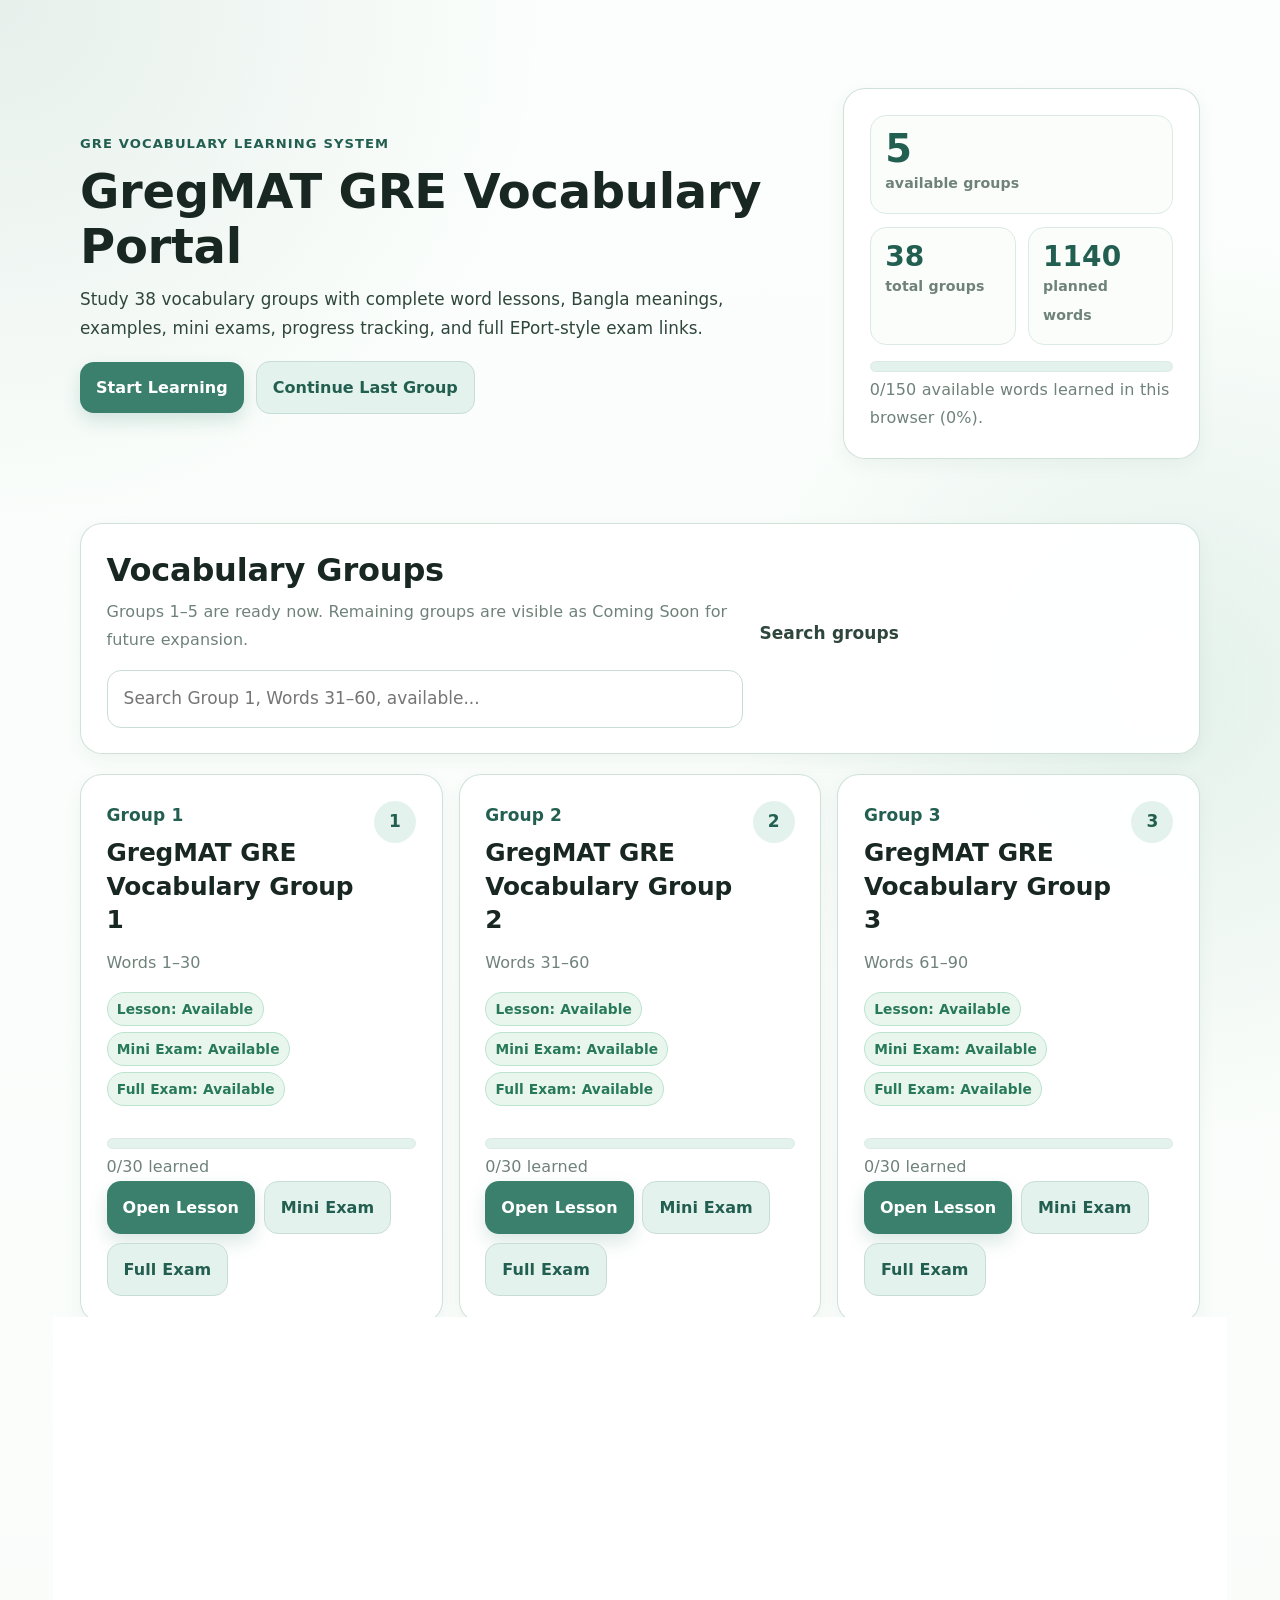
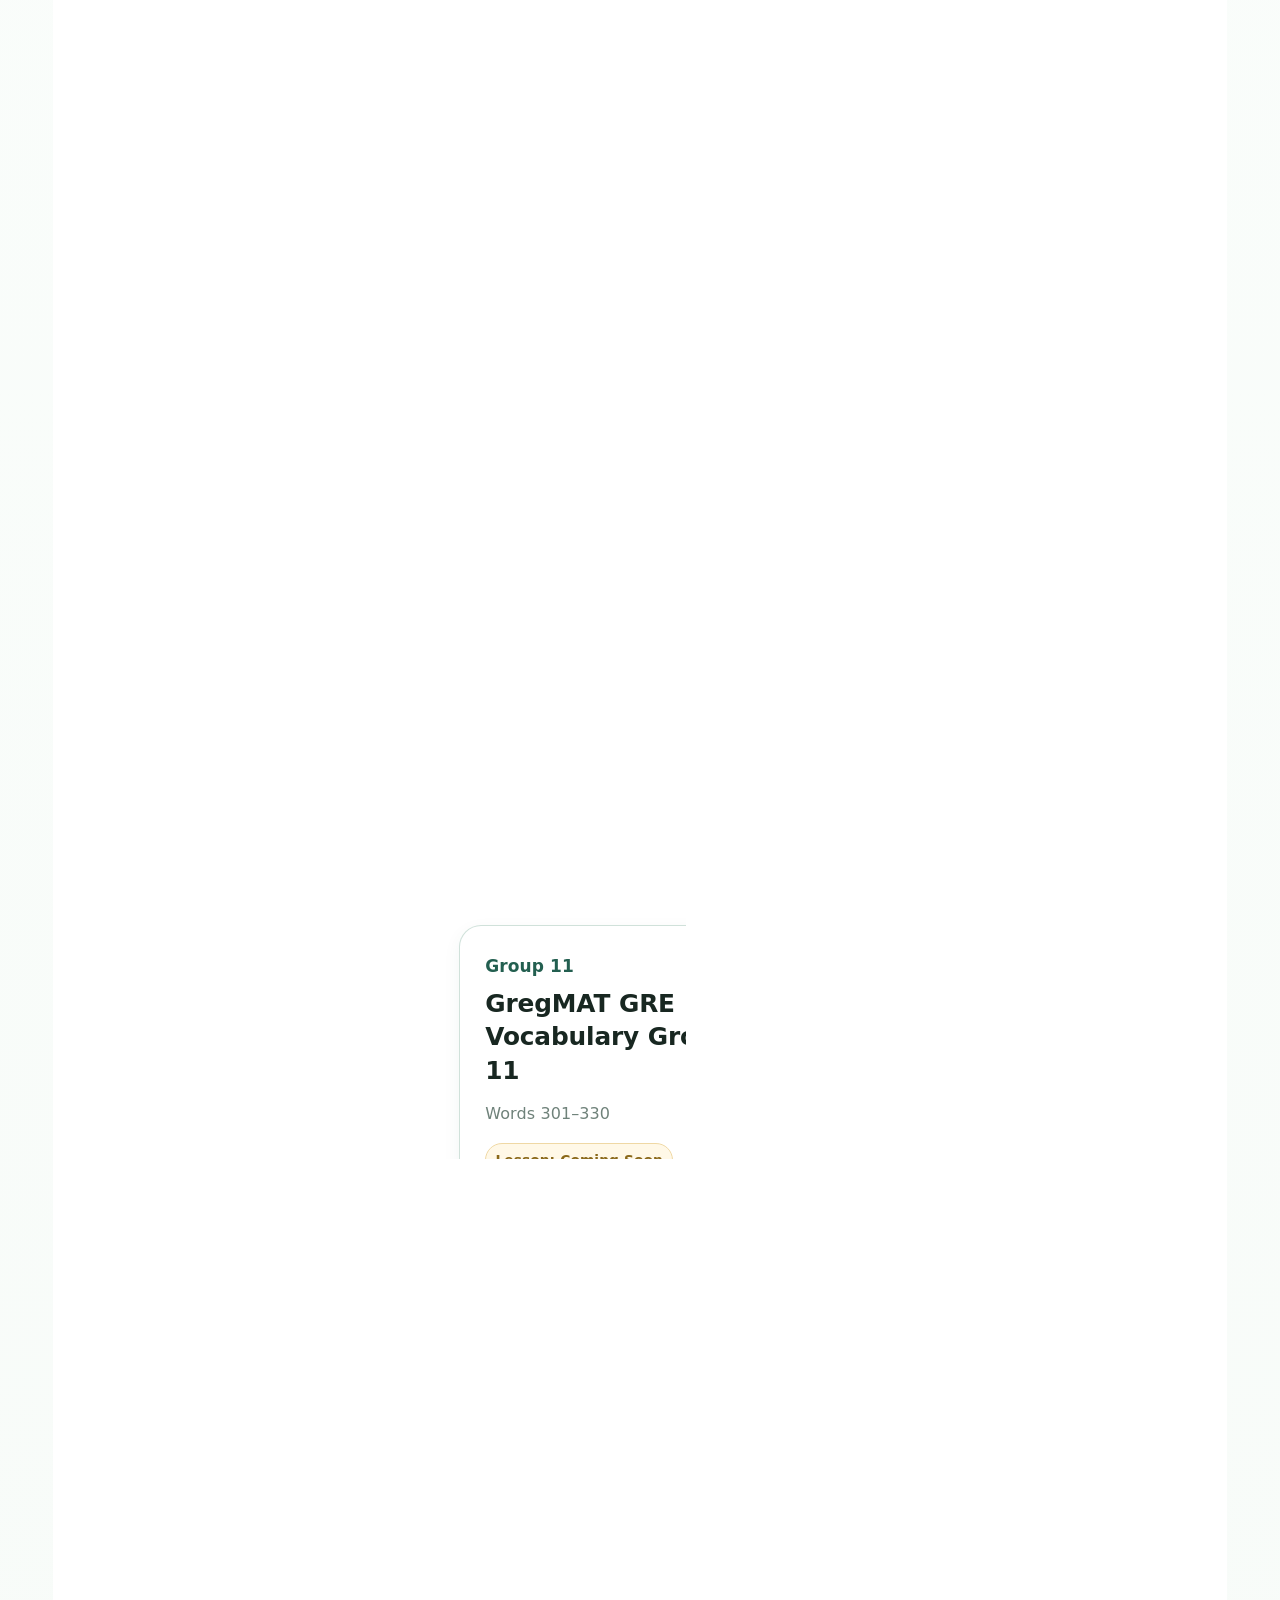
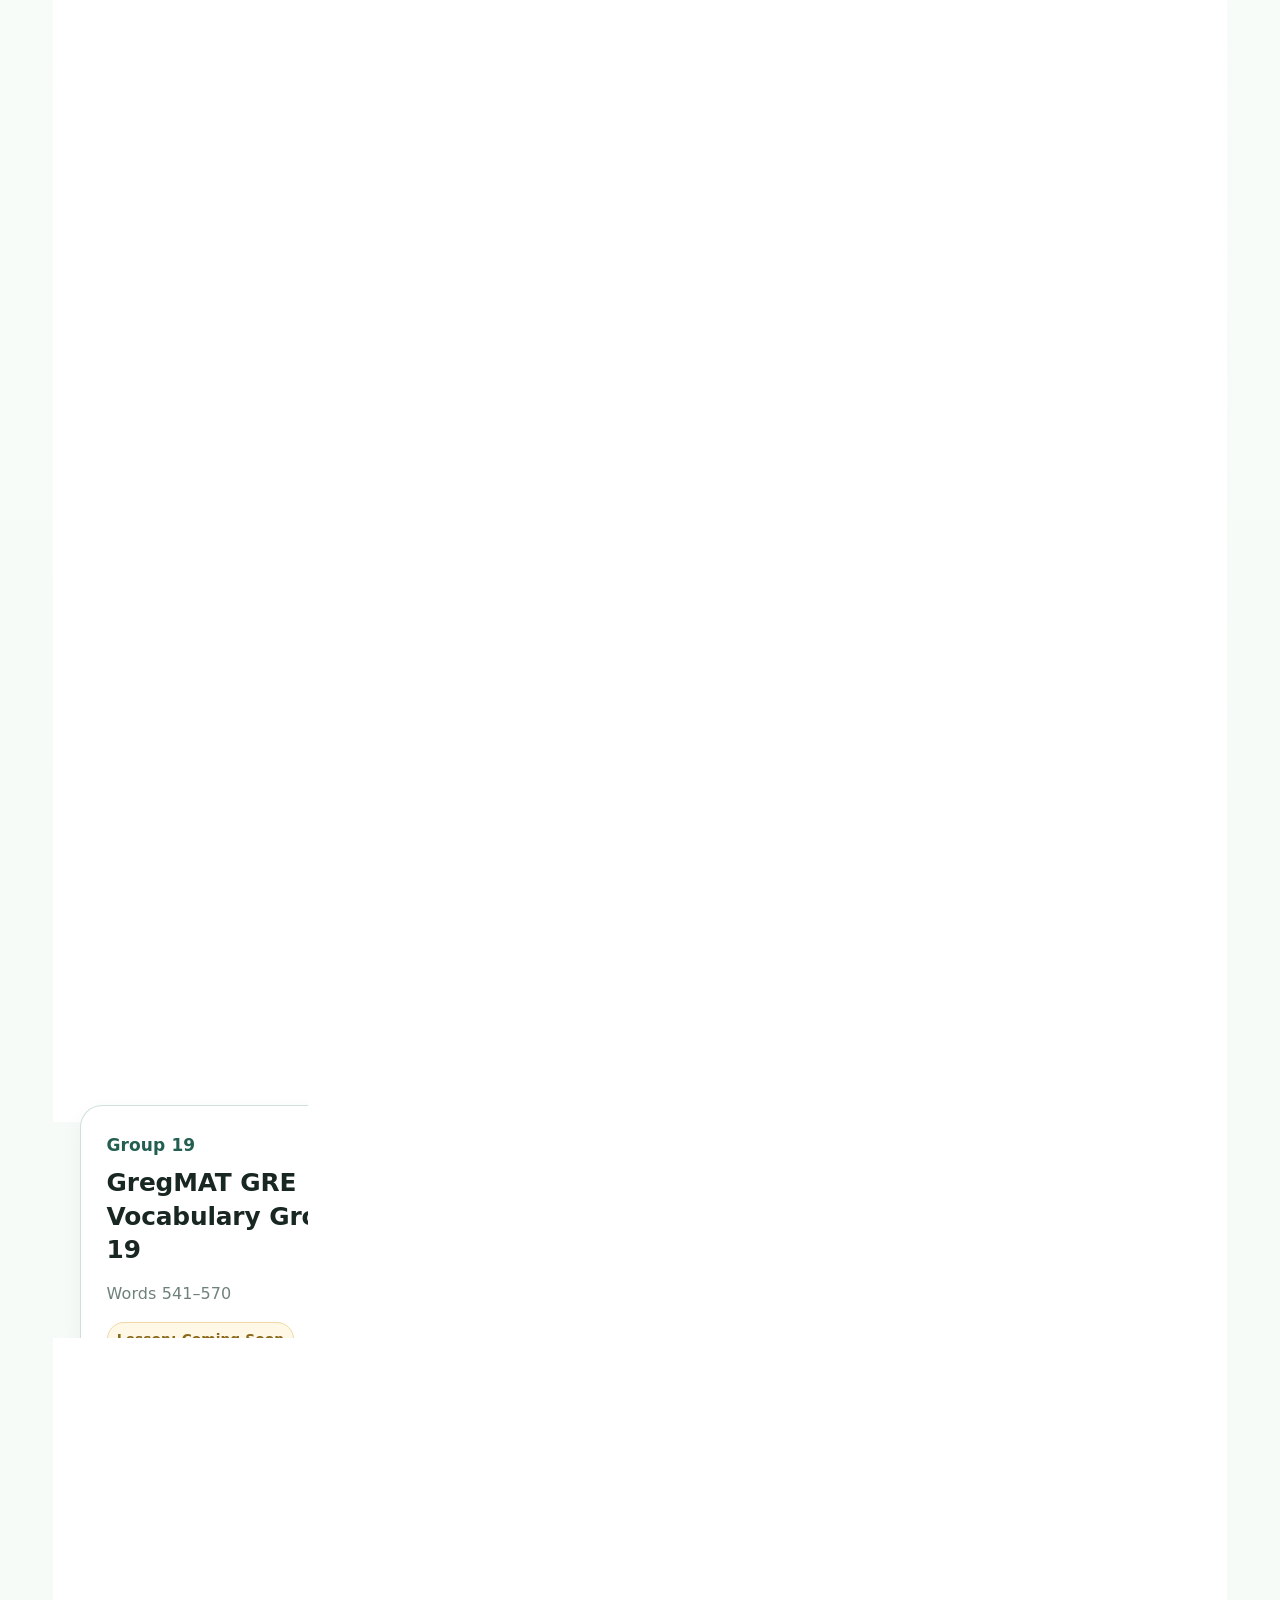
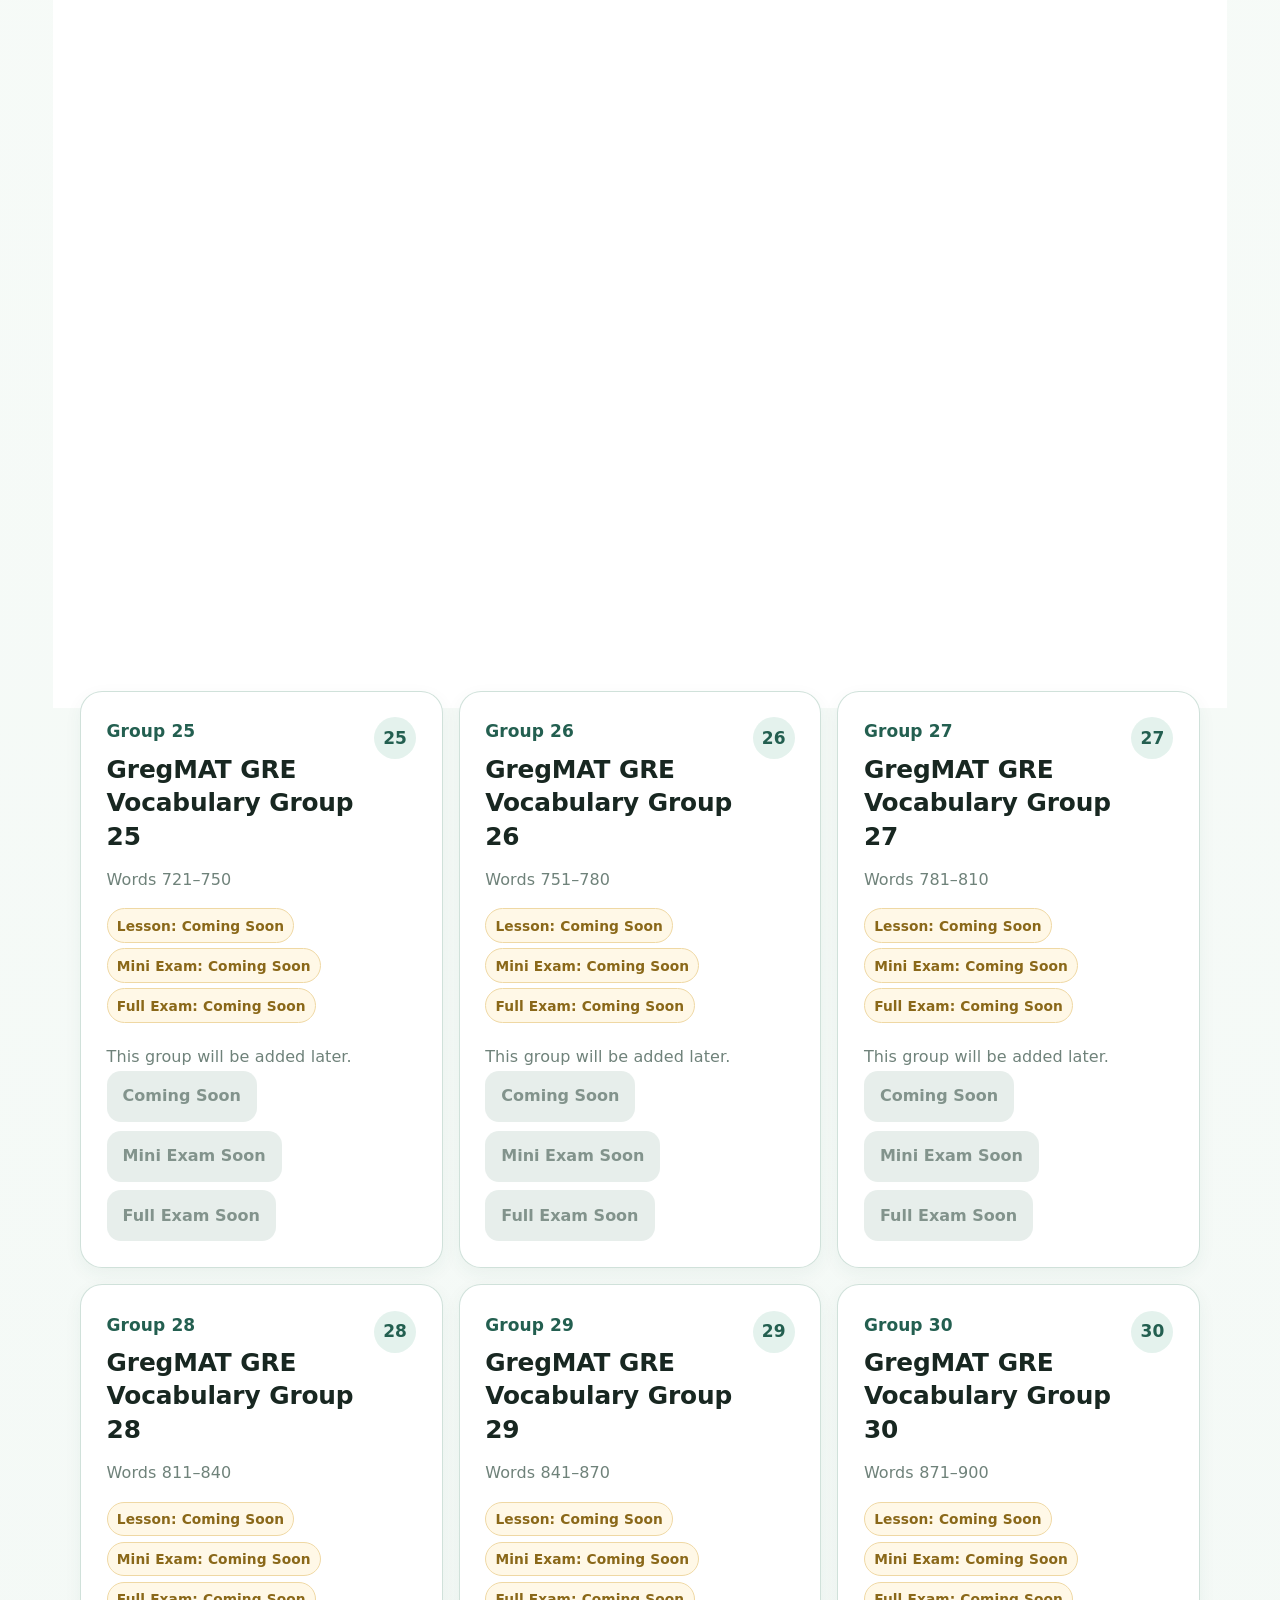
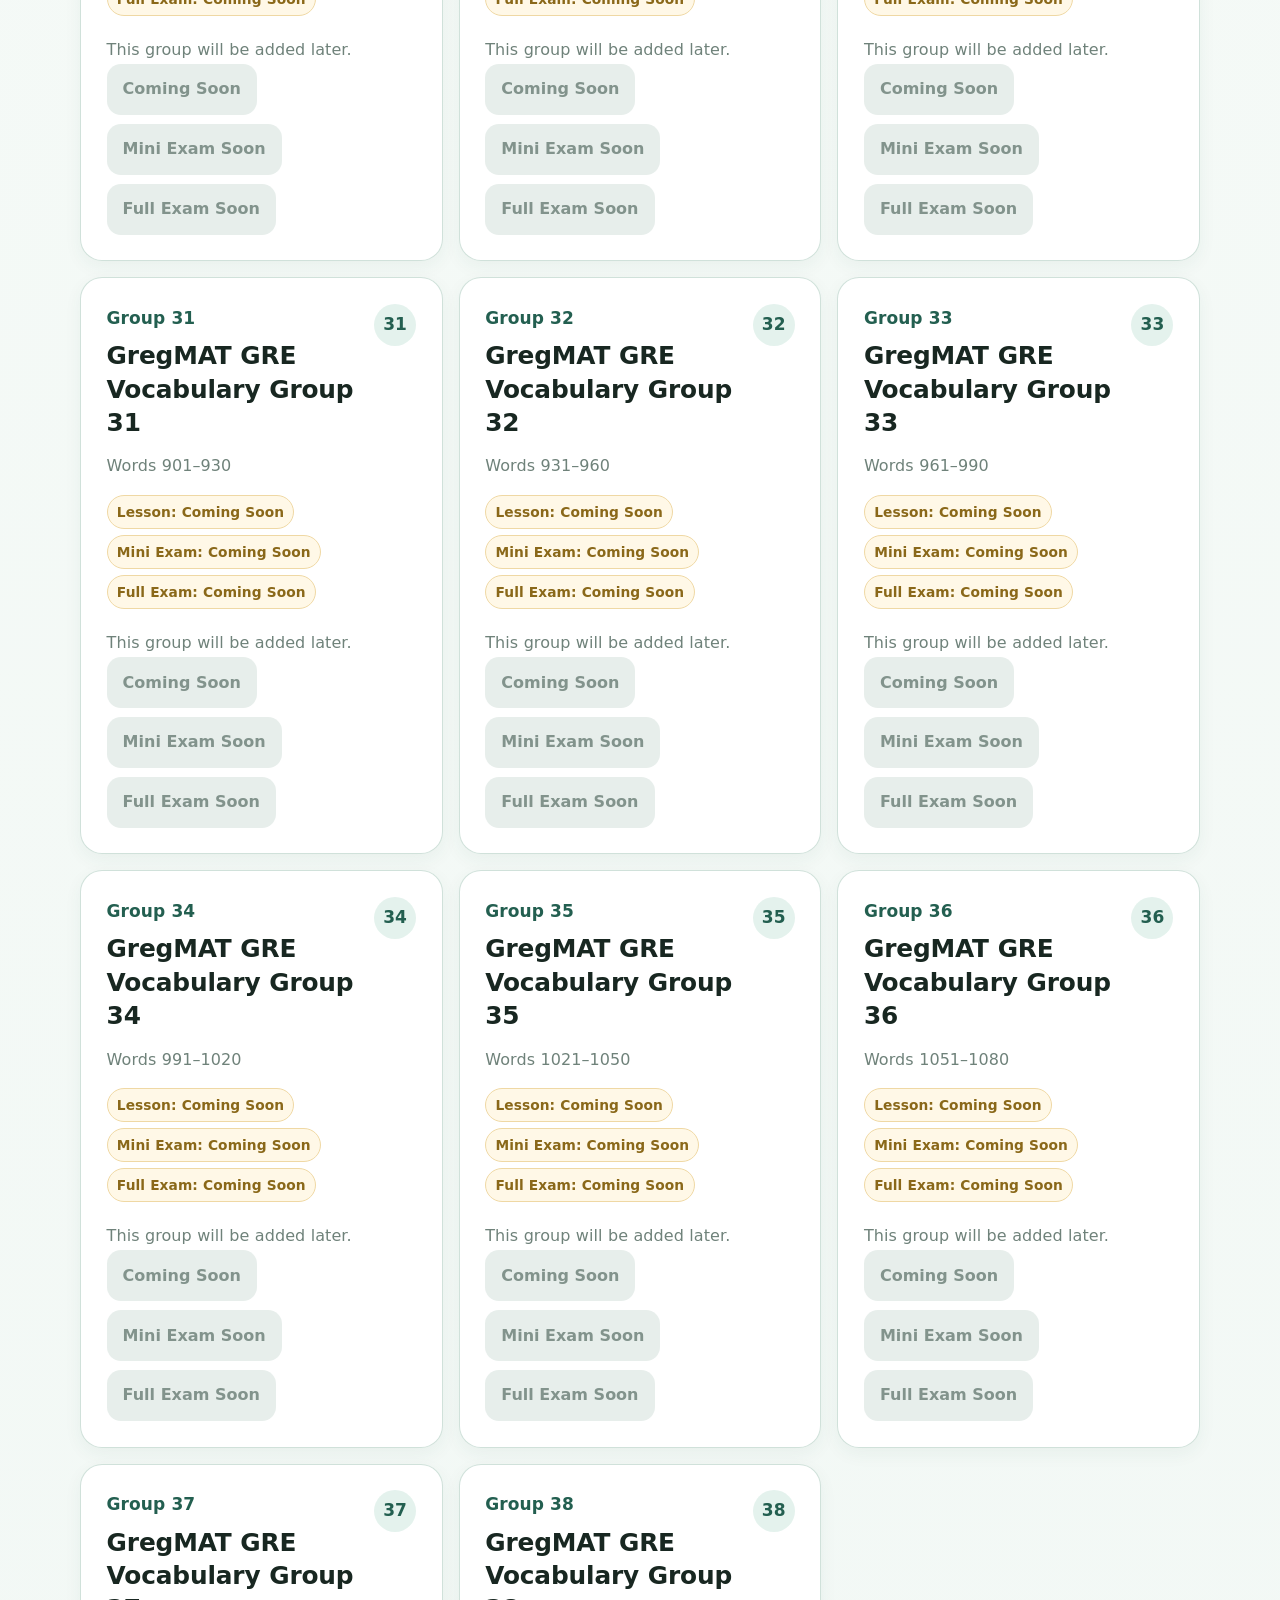
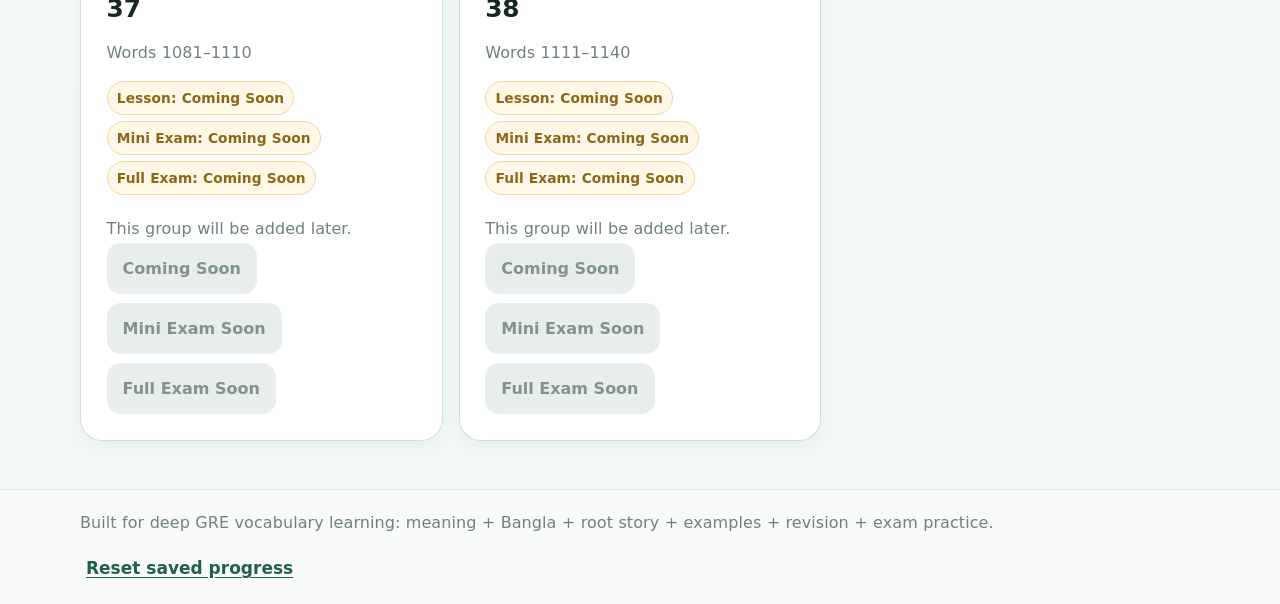
<file: index.html>
<!doctype html>
<html lang="en">
<head>
  <meta charset="utf-8" />
  <meta name="viewport" content="width=device-width, initial-scale=1" />
  <title>GregMAT GRE Vocabulary Learning Portal</title>
  <link rel="stylesheet" href="style.css" />
</head>
<body data-page="home">
  <header class="hero">
    <div class="container hero-grid">
      <div>
        <p class="eyebrow">GRE Vocabulary Learning System</p>
        <h1>GregMAT GRE Vocabulary Portal</h1>
        <p class="hero-text">Study 38 vocabulary groups with complete word lessons, Bangla meanings, examples, mini exams, progress tracking, and full EPort-style exam links.</p>
        <div class="hero-actions">
          <a class="btn primary-btn" href="#groups">Start Learning</a>
          <button class="btn secondary-btn" id="continueBtn" type="button">Continue Last Group</button>
        </div>
      </div>
      <div class="hero-panel" aria-label="Project summary">
        <div class="stat big"><span id="availableGroups">5</span><small>available groups</small></div>
        <div class="stat-row">
          <div class="stat"><span>38</span><small>total groups</small></div>
          <div class="stat"><span>1140</span><small>planned words</small></div>
        </div>
        <div class="progress-shell"><div id="overallProgressBar" class="progress-bar"></div></div>
        <p id="overallProgressText" class="muted">Progress is saved in this browser.</p>
      </div>
    </div>
  </header>

  <main class="container main-space" id="groups">
    <section class="toolbar card">
      <div>
        <h2>Vocabulary Groups</h2>
        <p class="muted">Groups 1–5 are ready now. Remaining groups are visible as Coming Soon for future expansion.</p>
      </div>
      <label class="search-label" for="groupSearch">Search groups</label>
      <input id="groupSearch" class="search-input" type="search" placeholder="Search Group 1, Words 31–60, available..." />
    </section>
    <section id="groupGrid" class="group-grid" aria-live="polite"></section>
  </main>

  <footer class="site-footer">
    <div class="container footer-inner">
      <p>Built for deep GRE vocabulary learning: meaning + Bangla + root story + examples + revision + exam practice.</p>
      <button class="text-btn" id="resetProgressBtn" type="button">Reset saved progress</button>
    </div>
  </footer>

  <script src="data/groups-index.js"></script>
  <script src="script.js"></script>
</body>
</html>
</file>
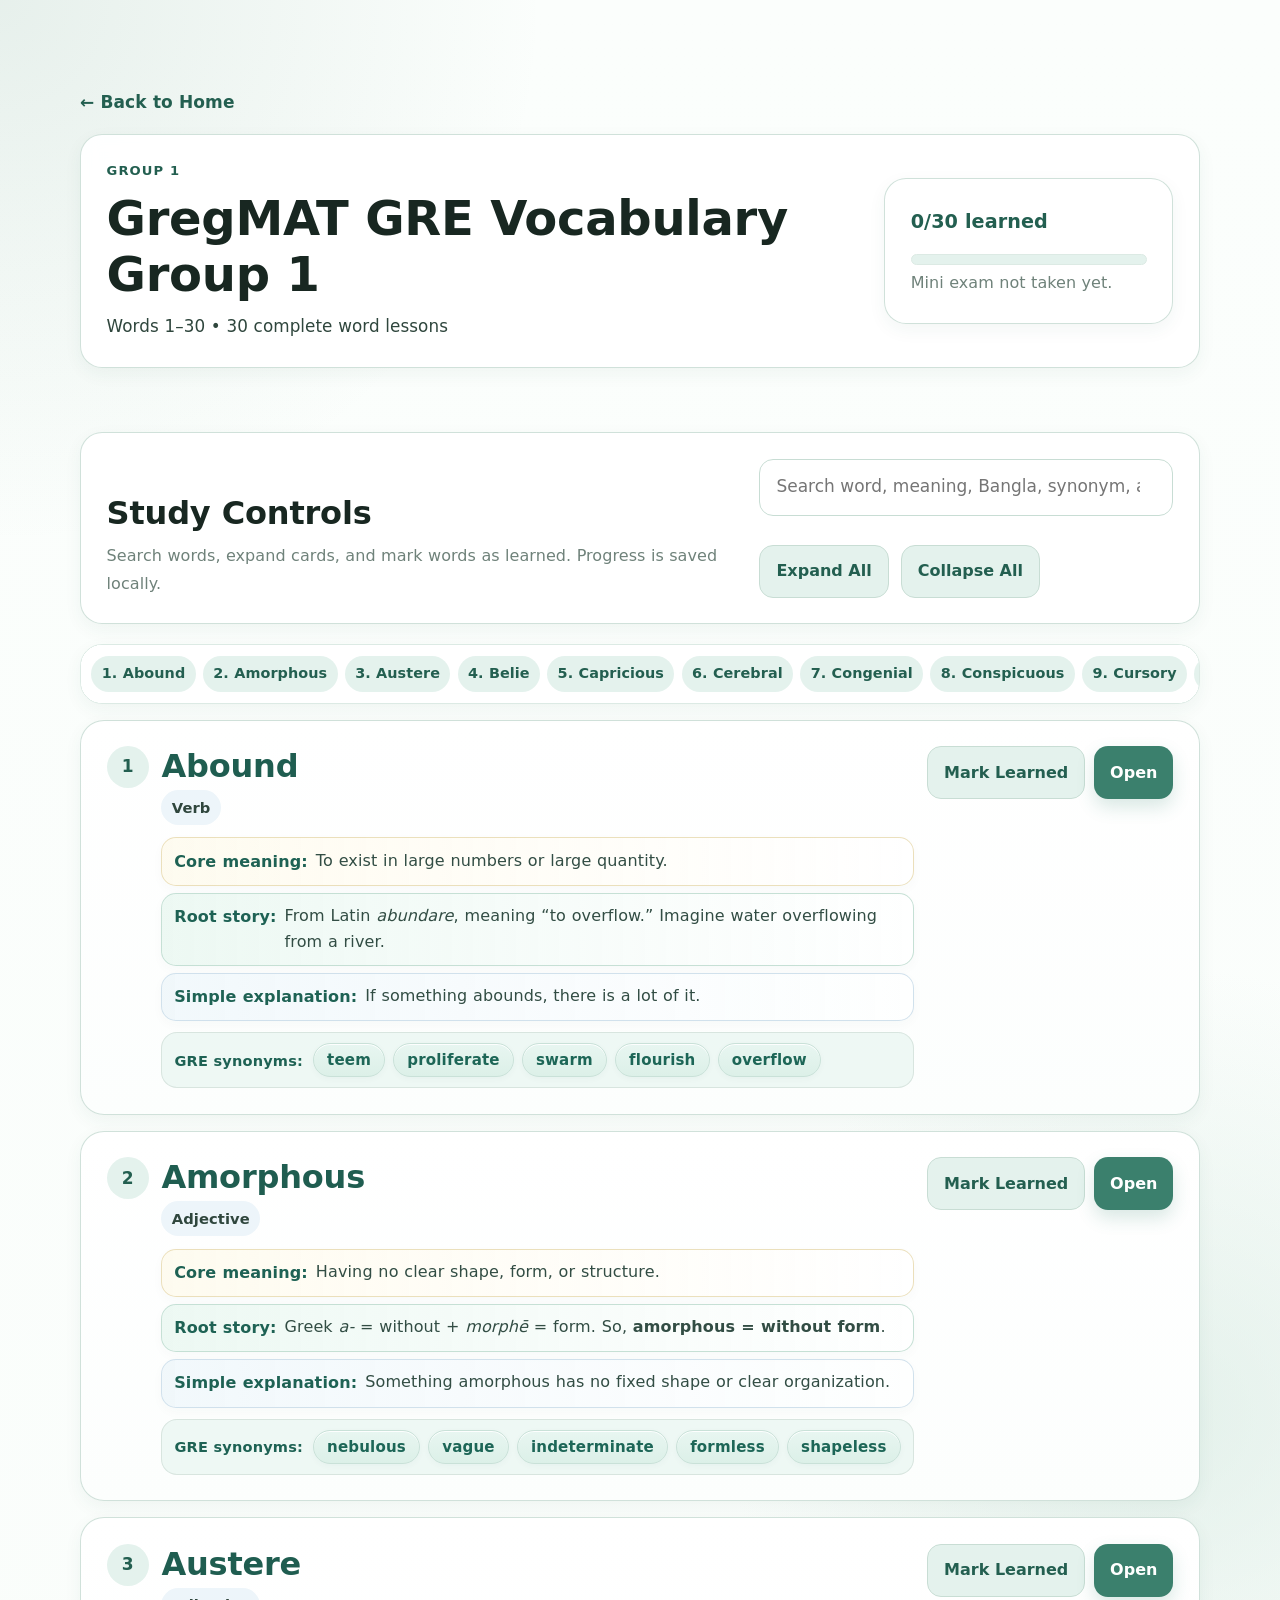
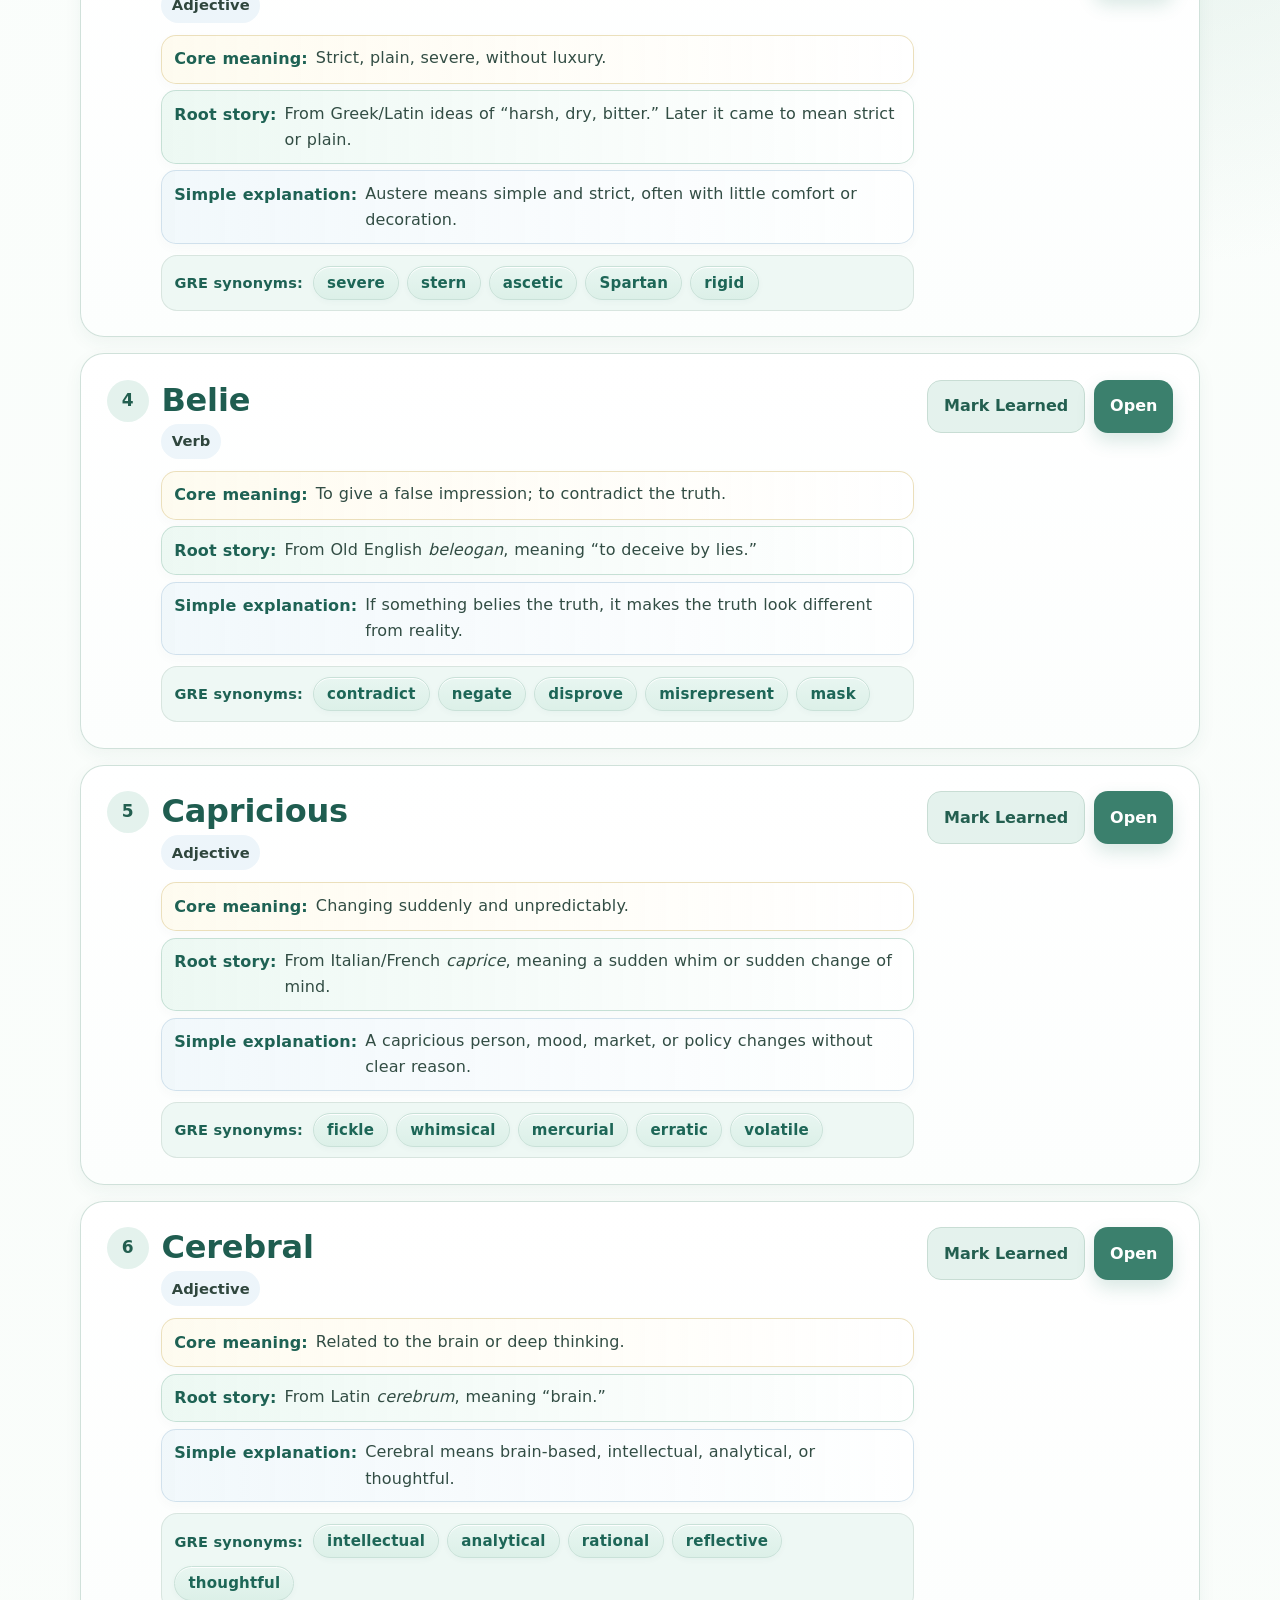
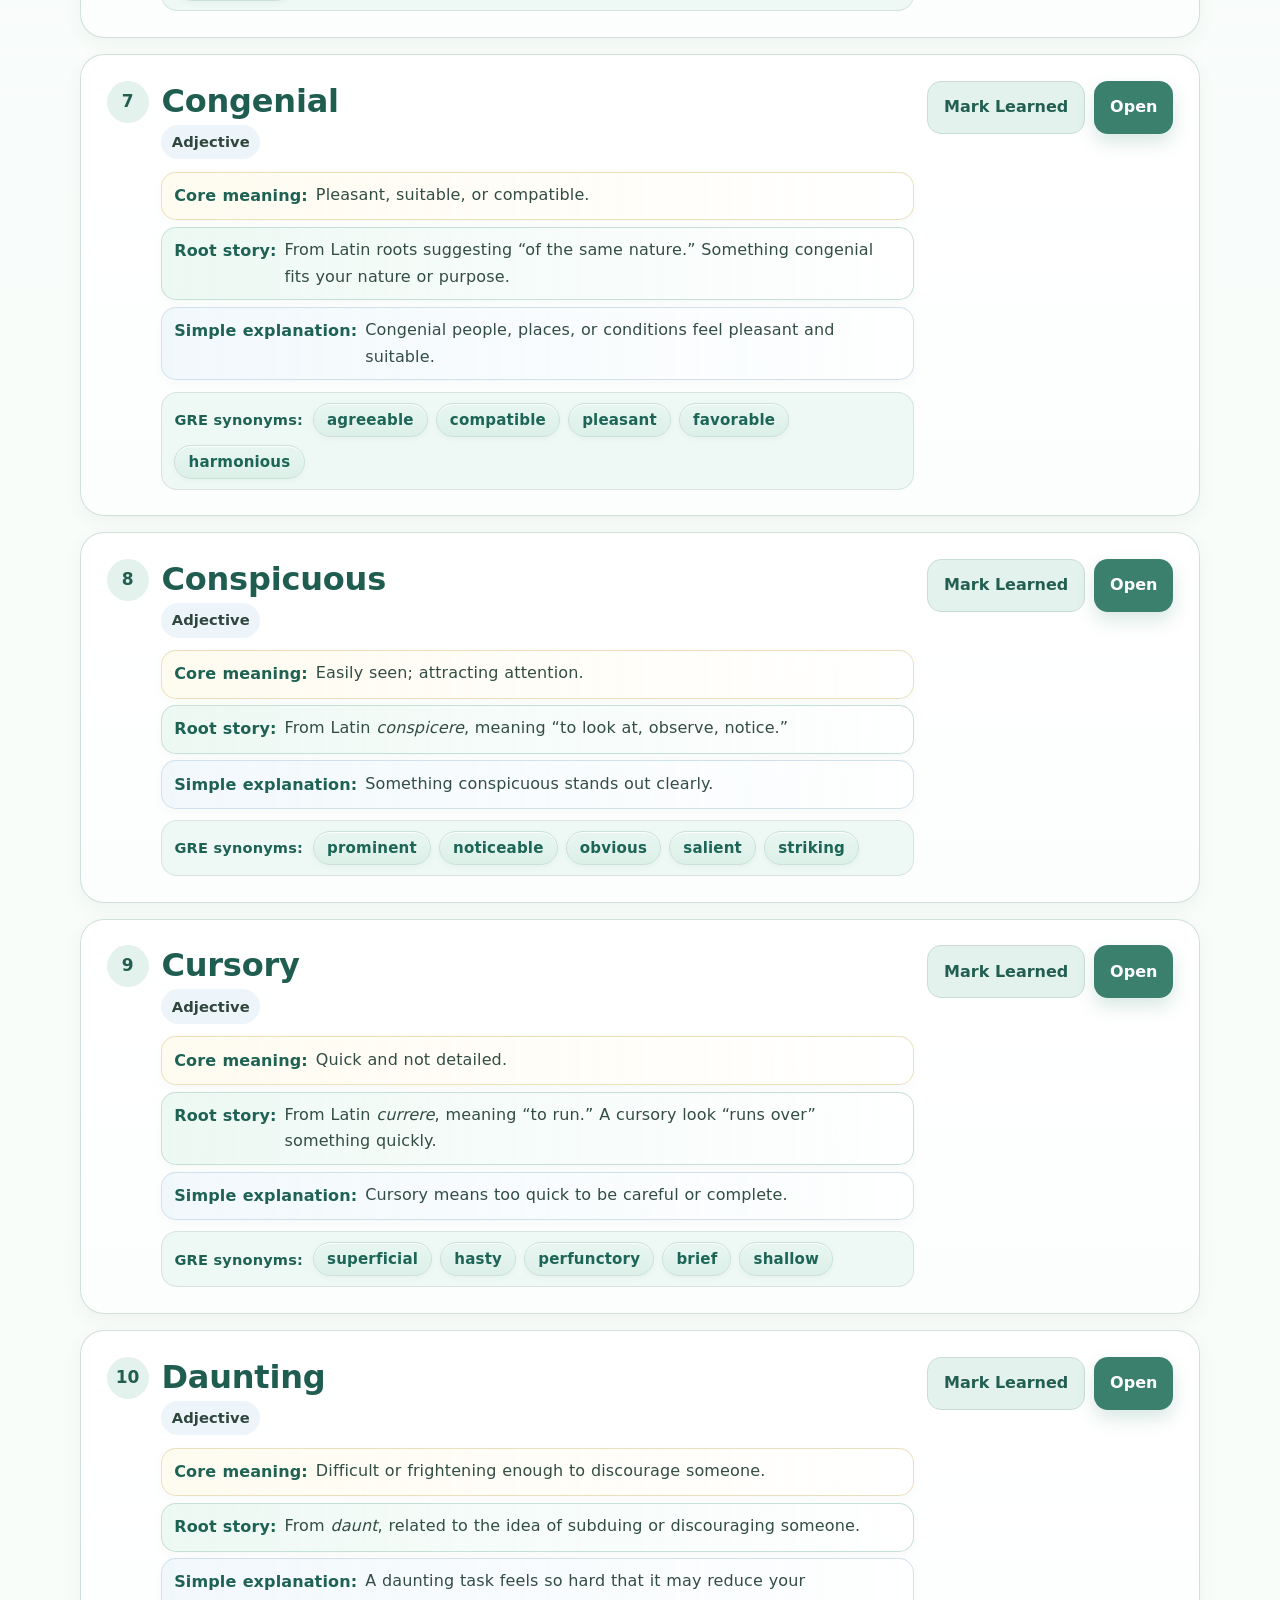
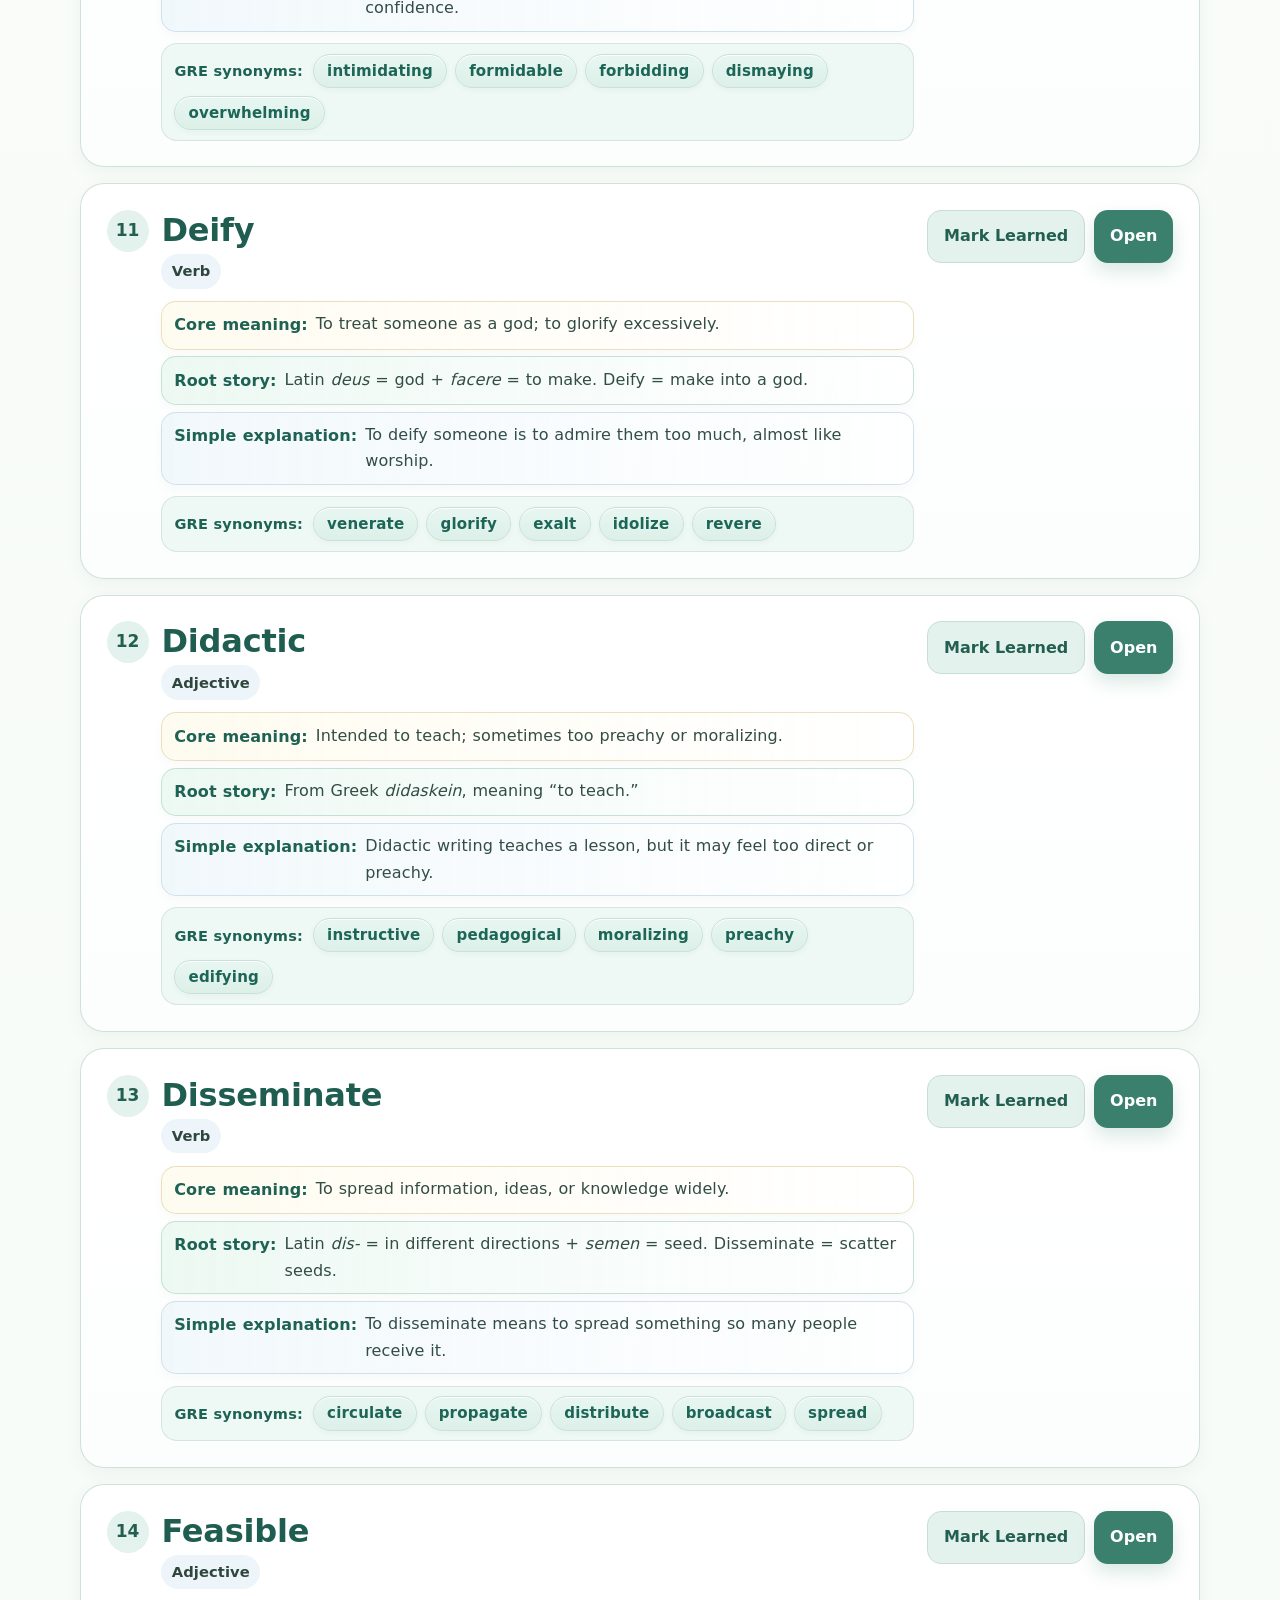
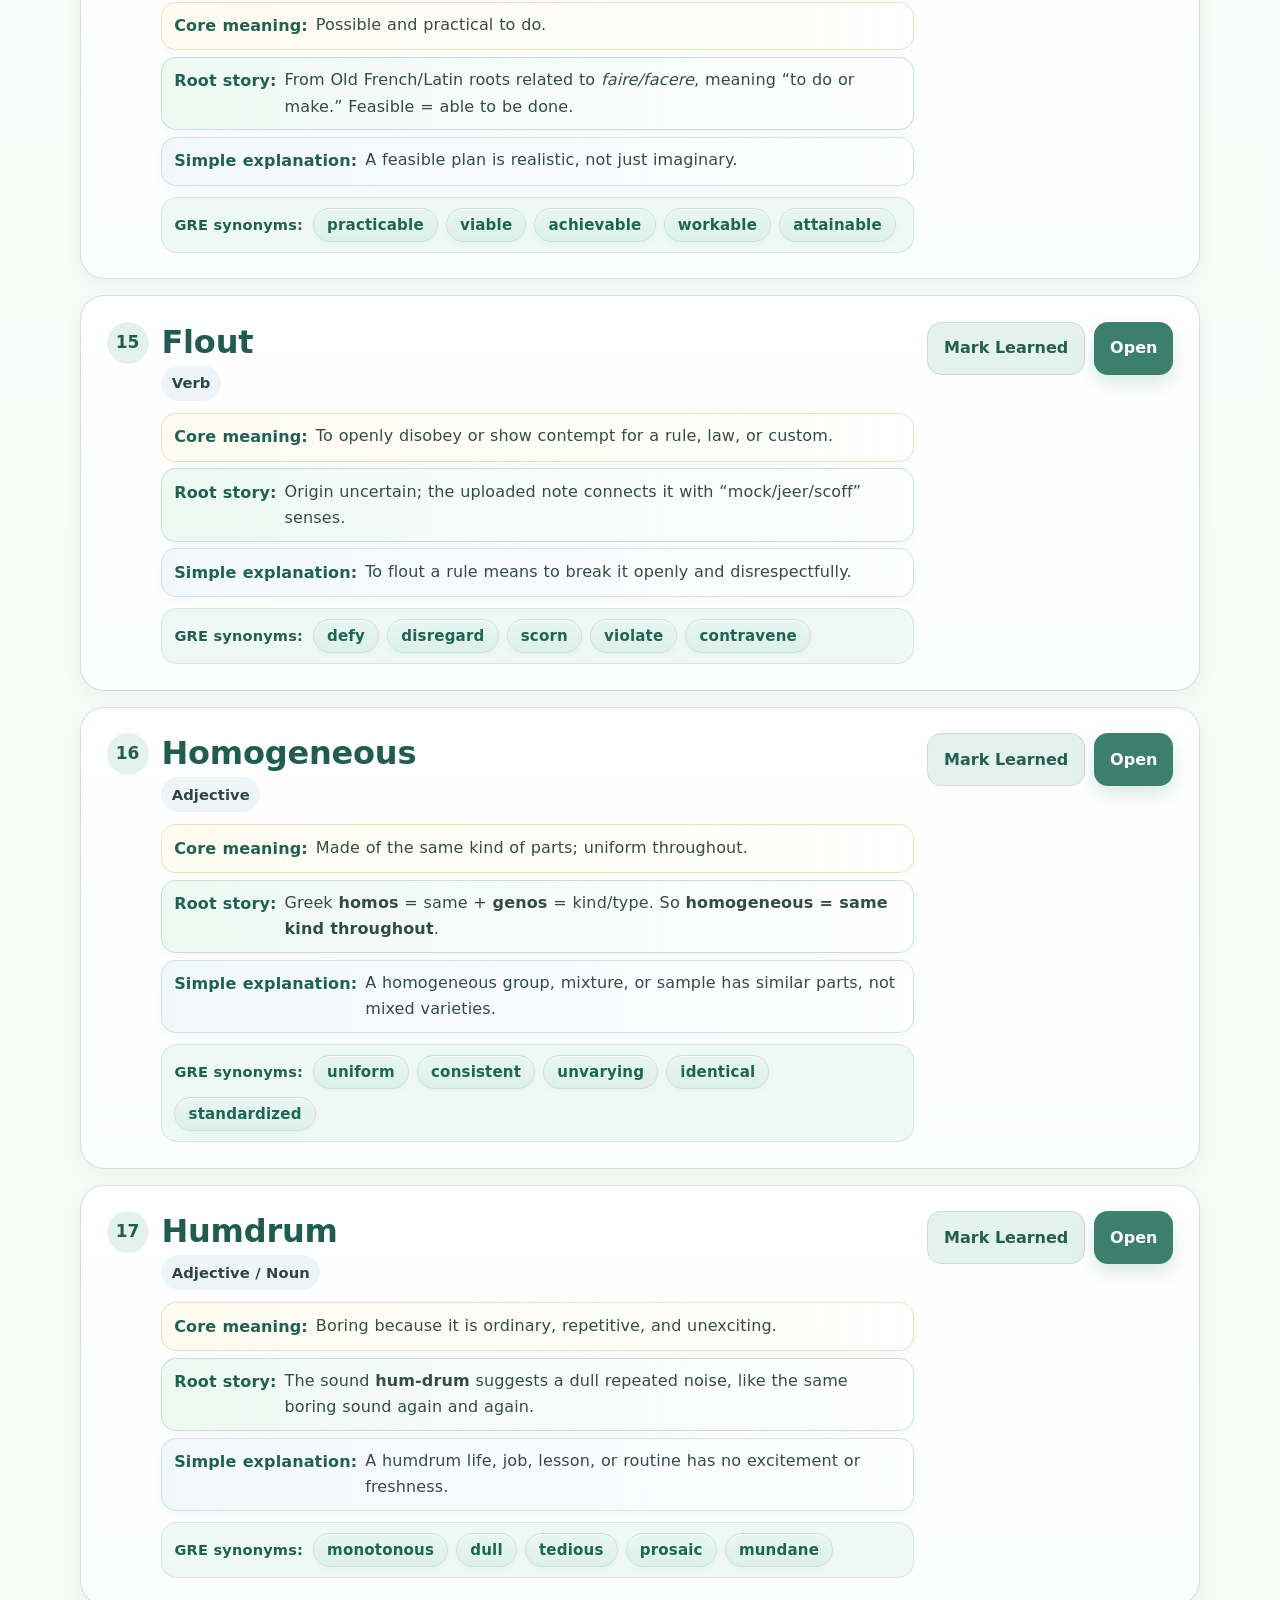
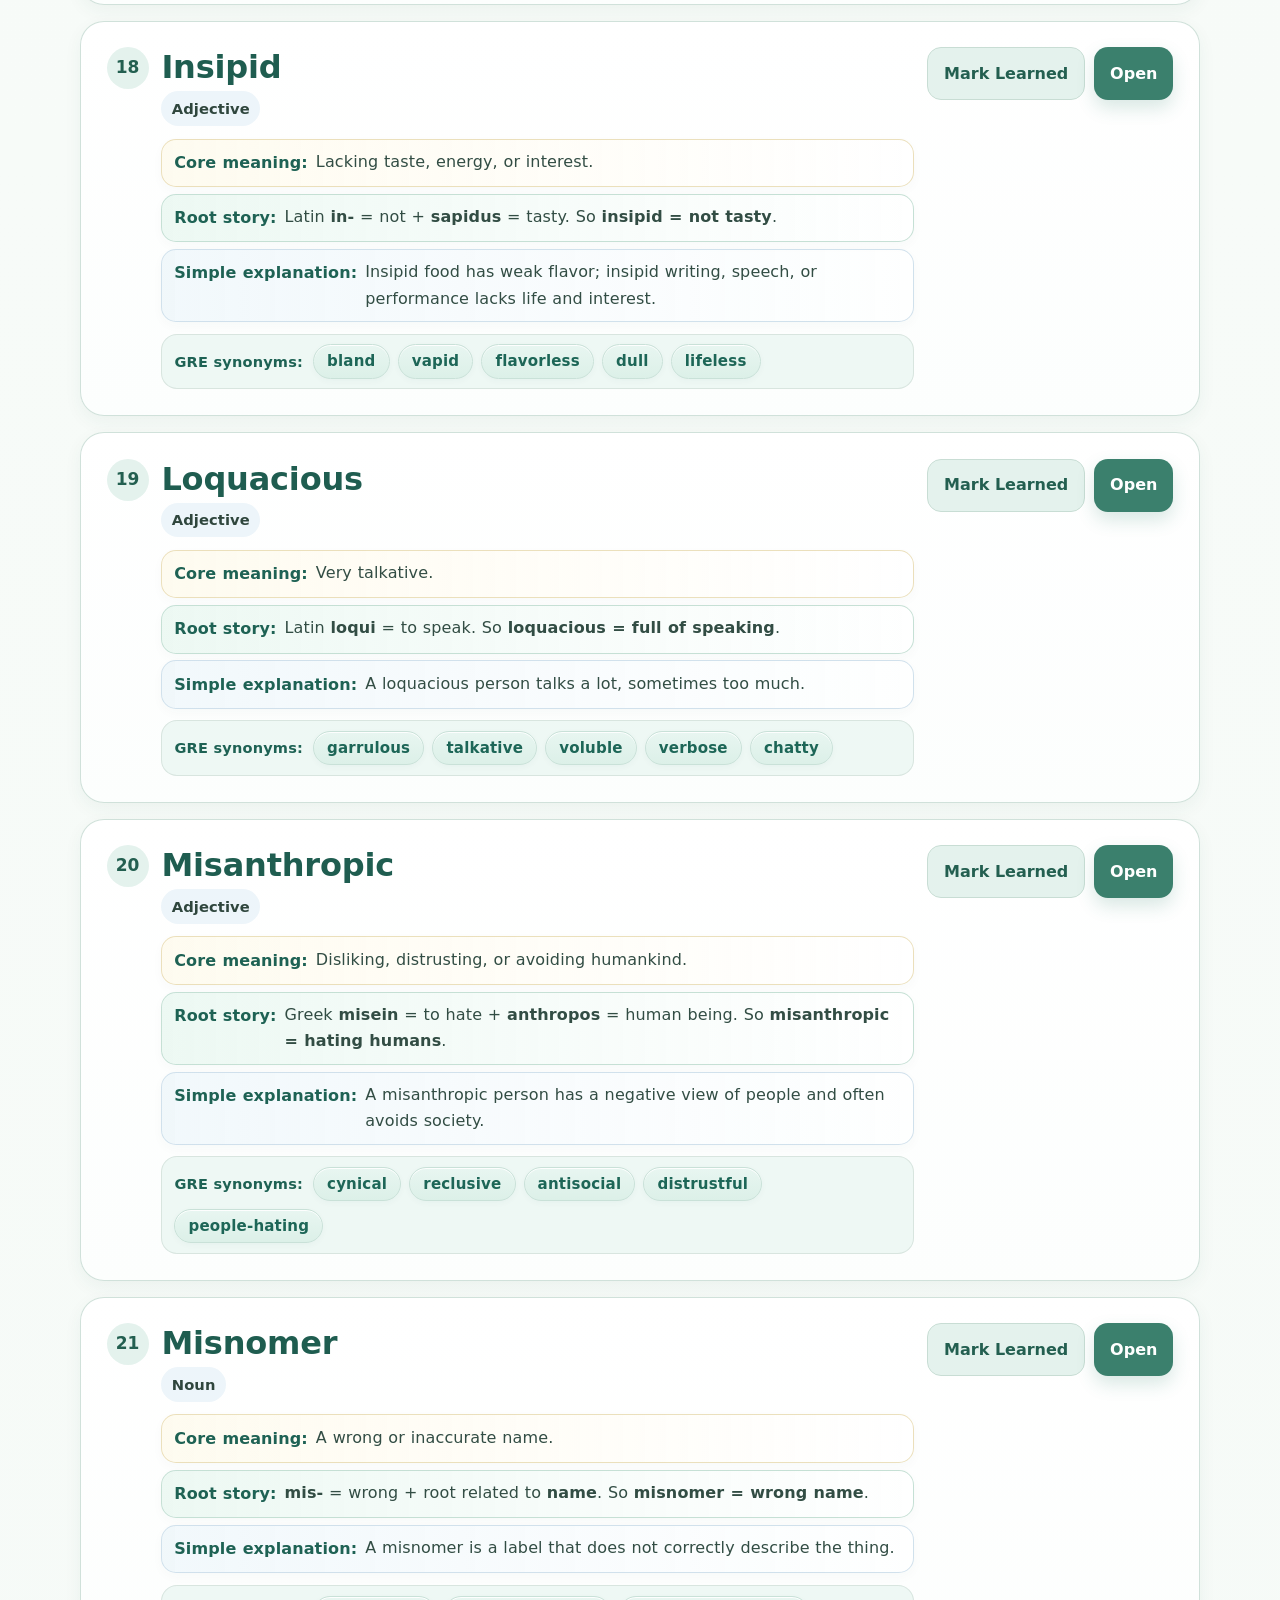
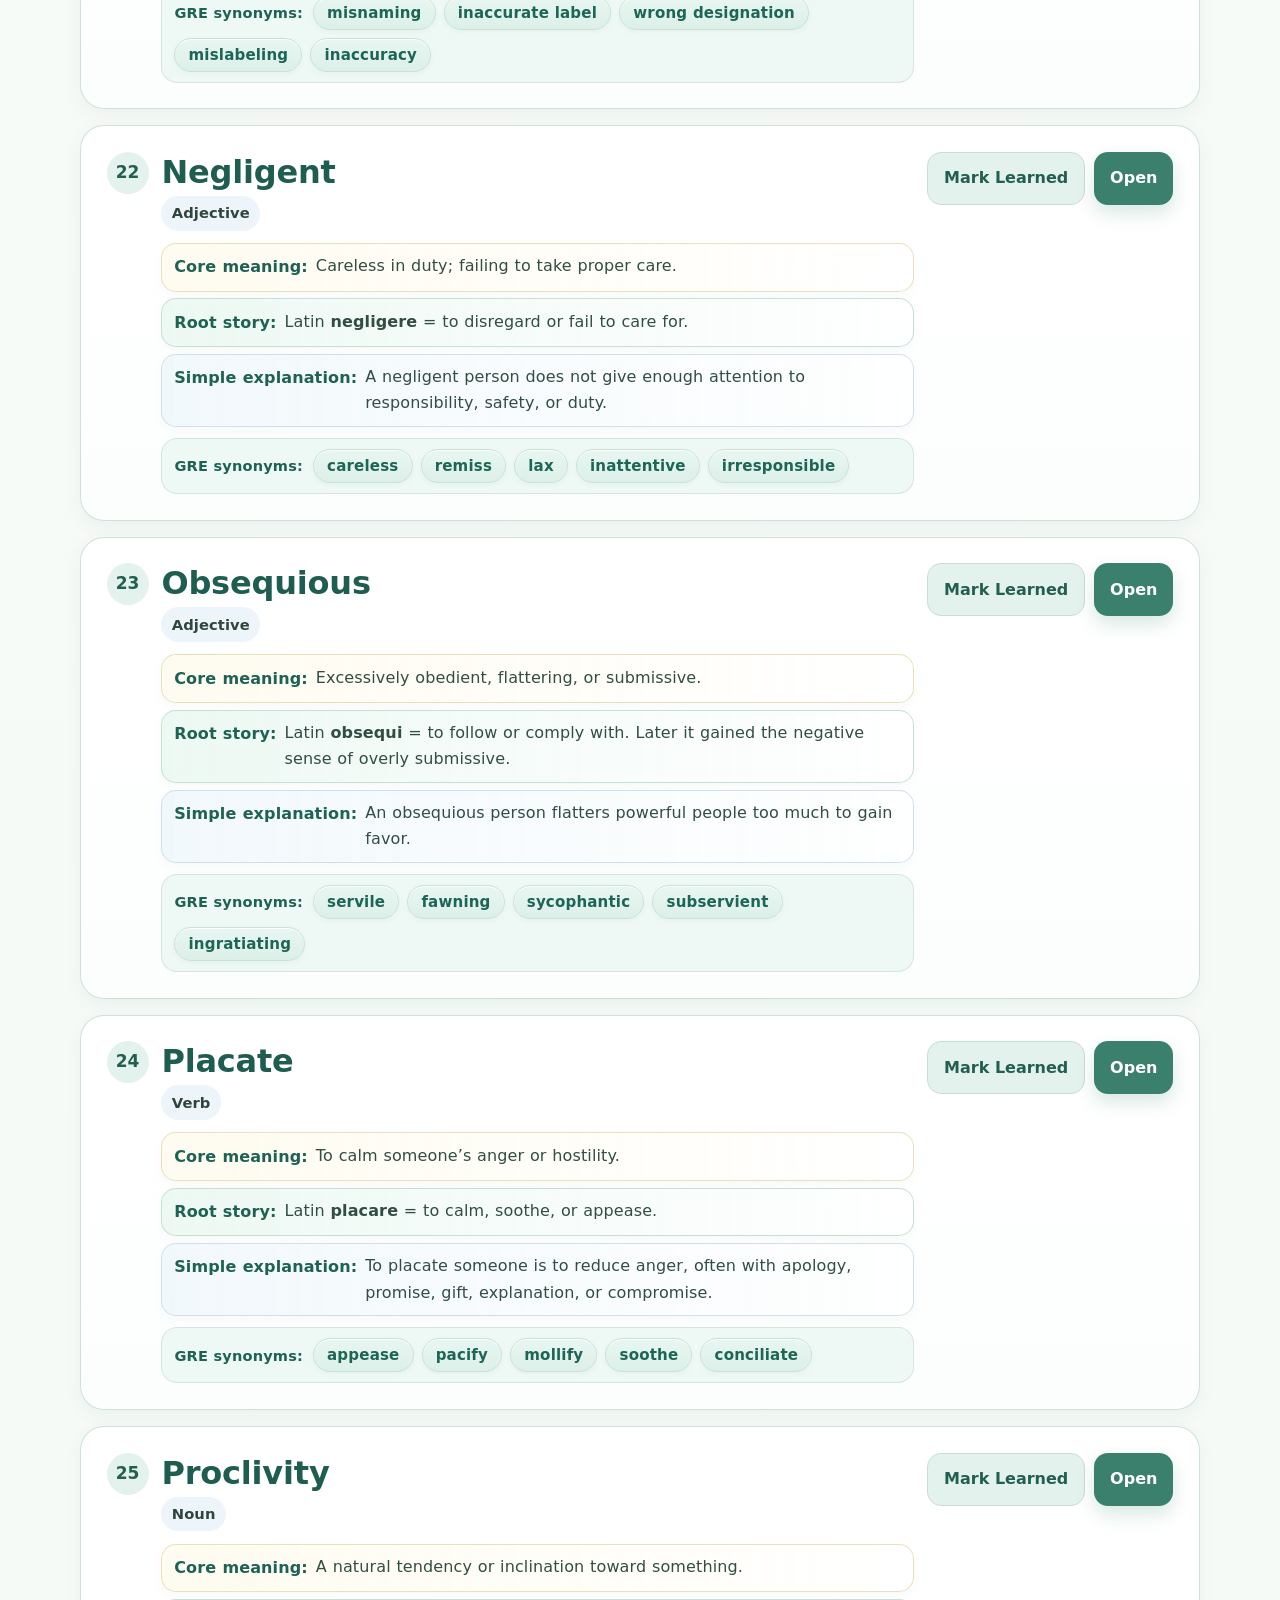
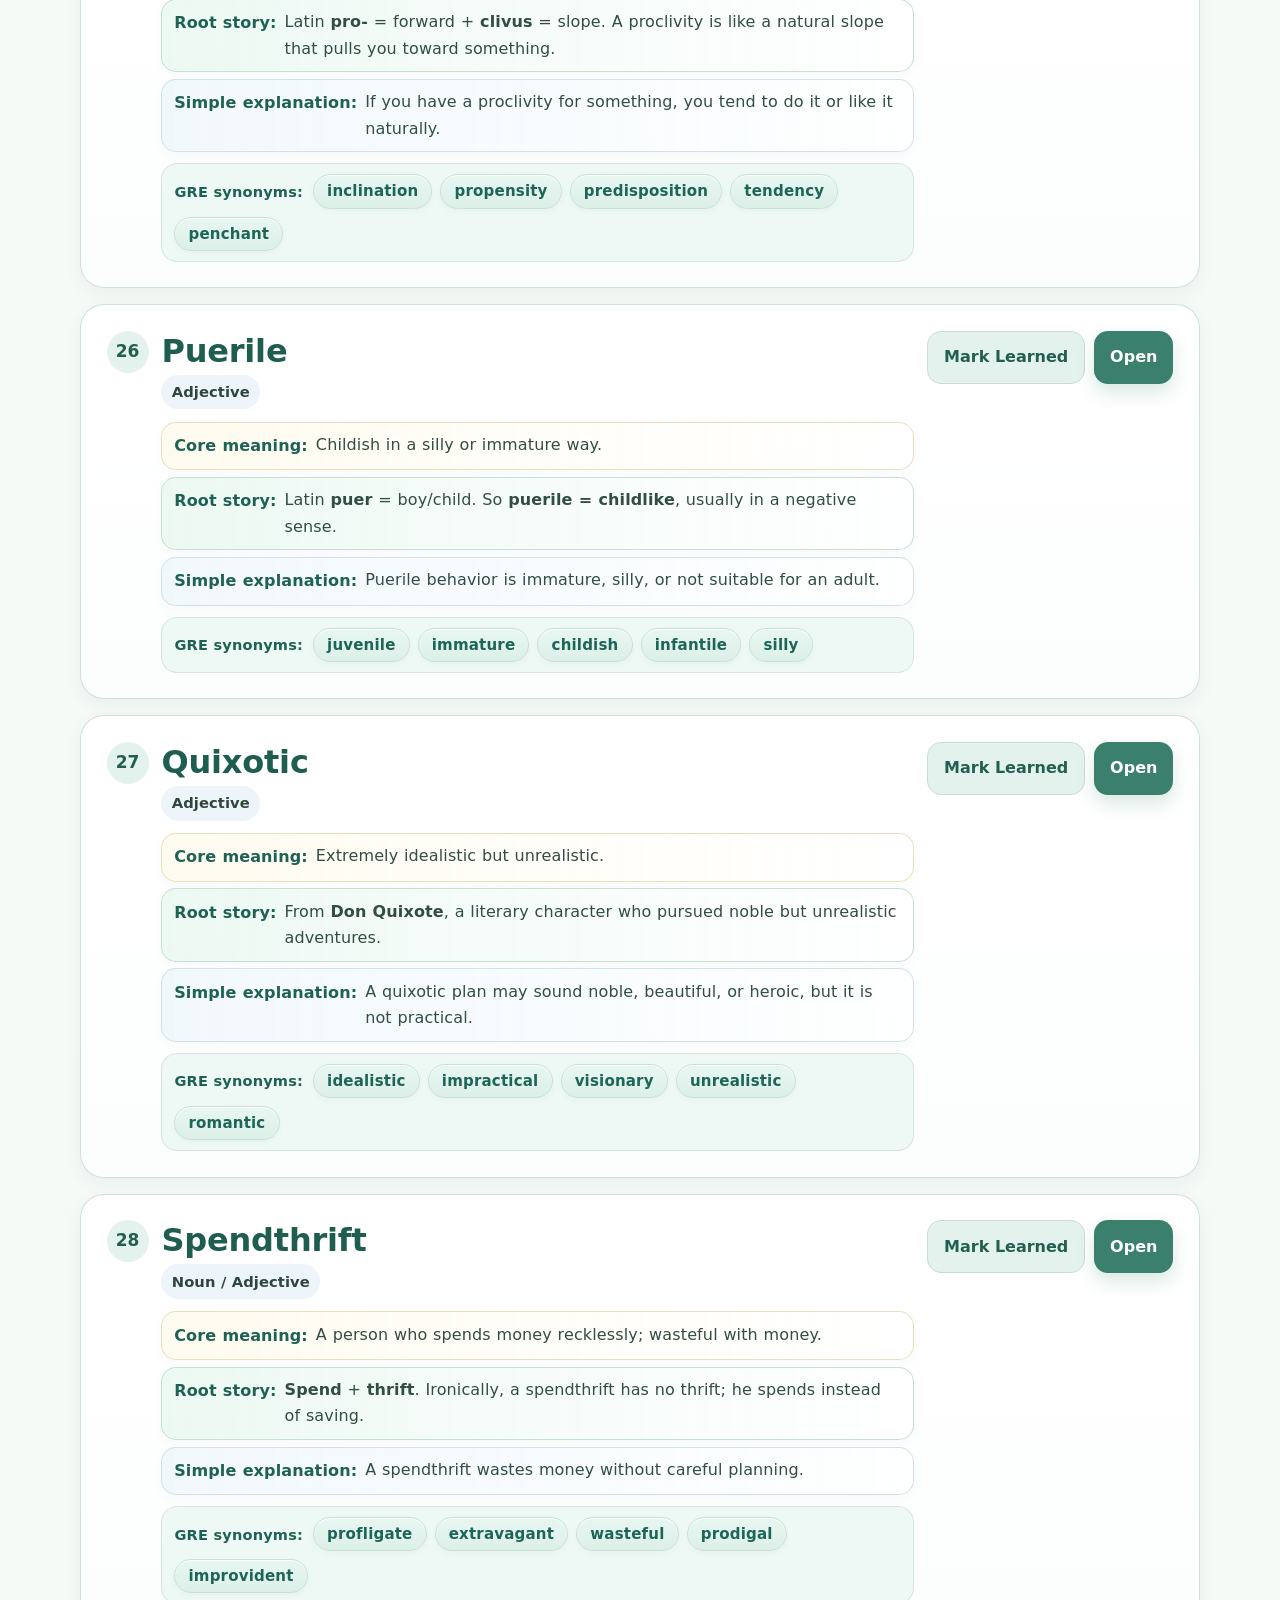
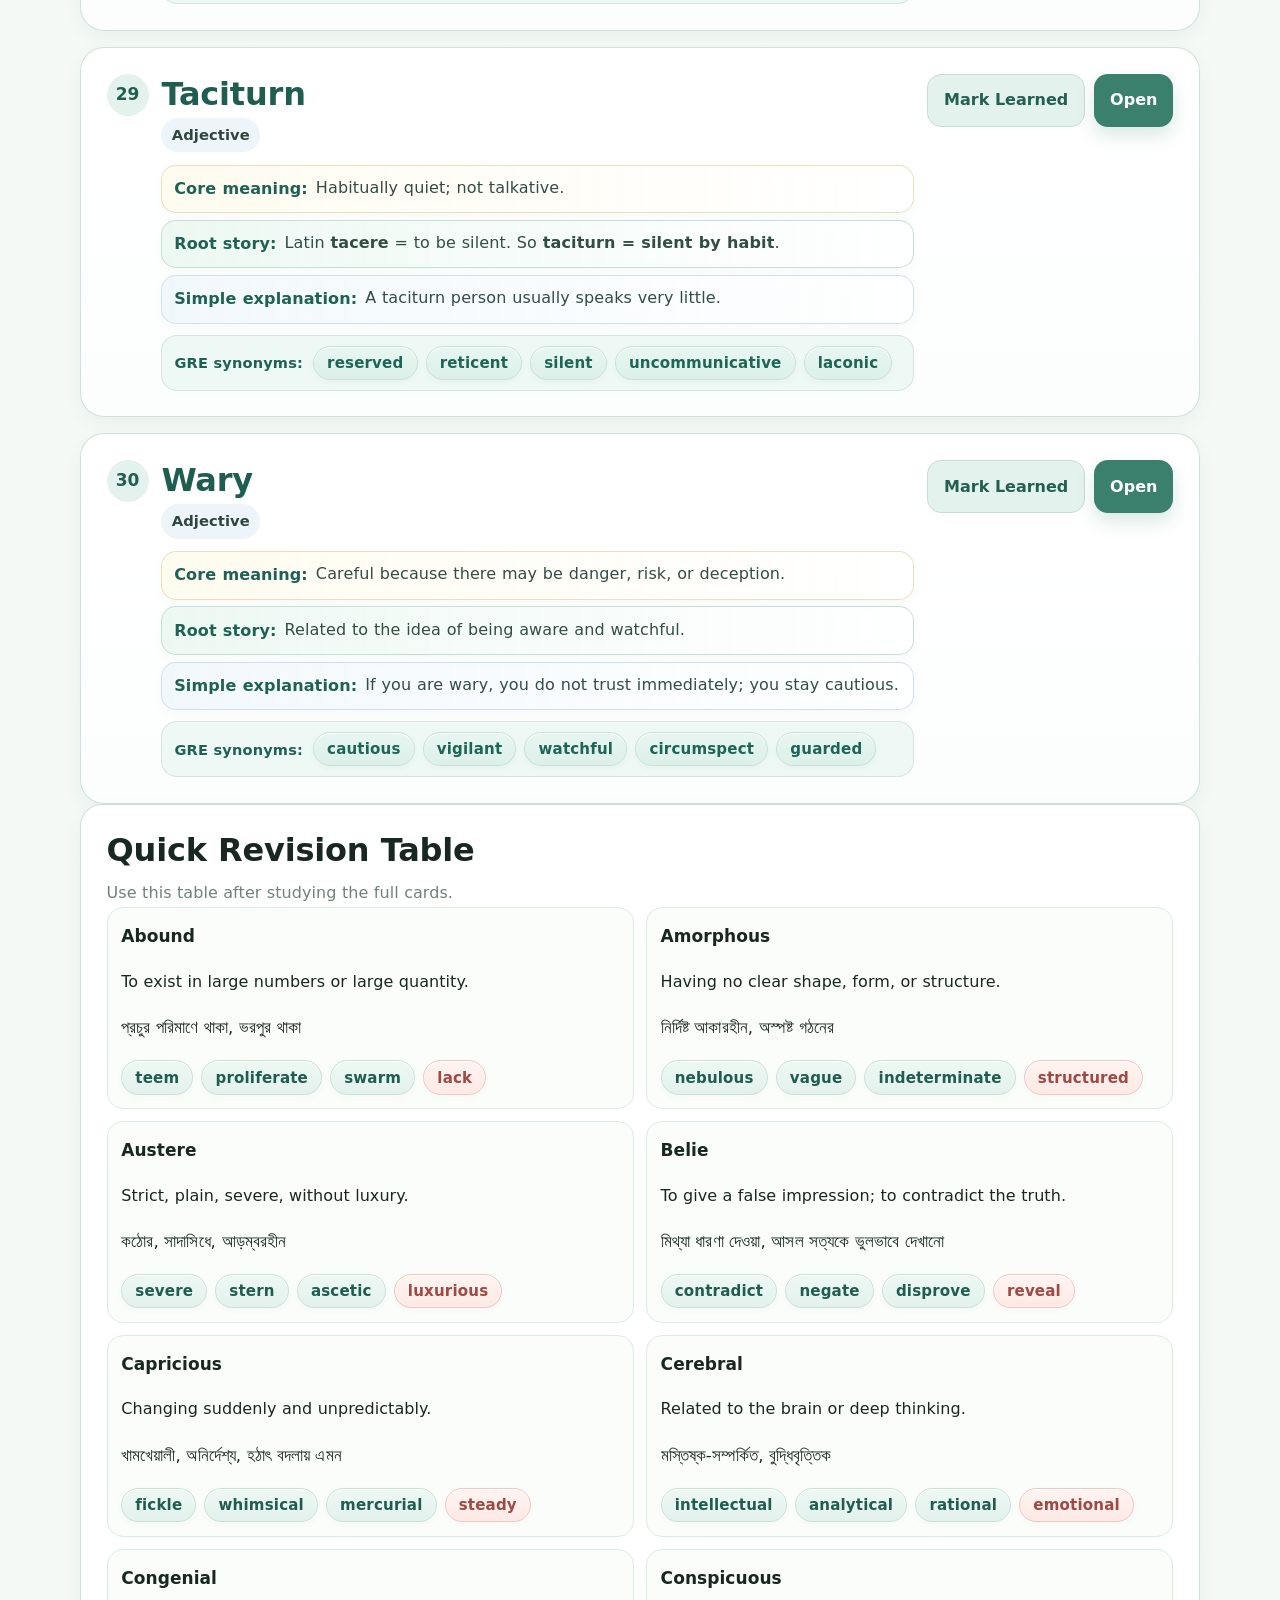
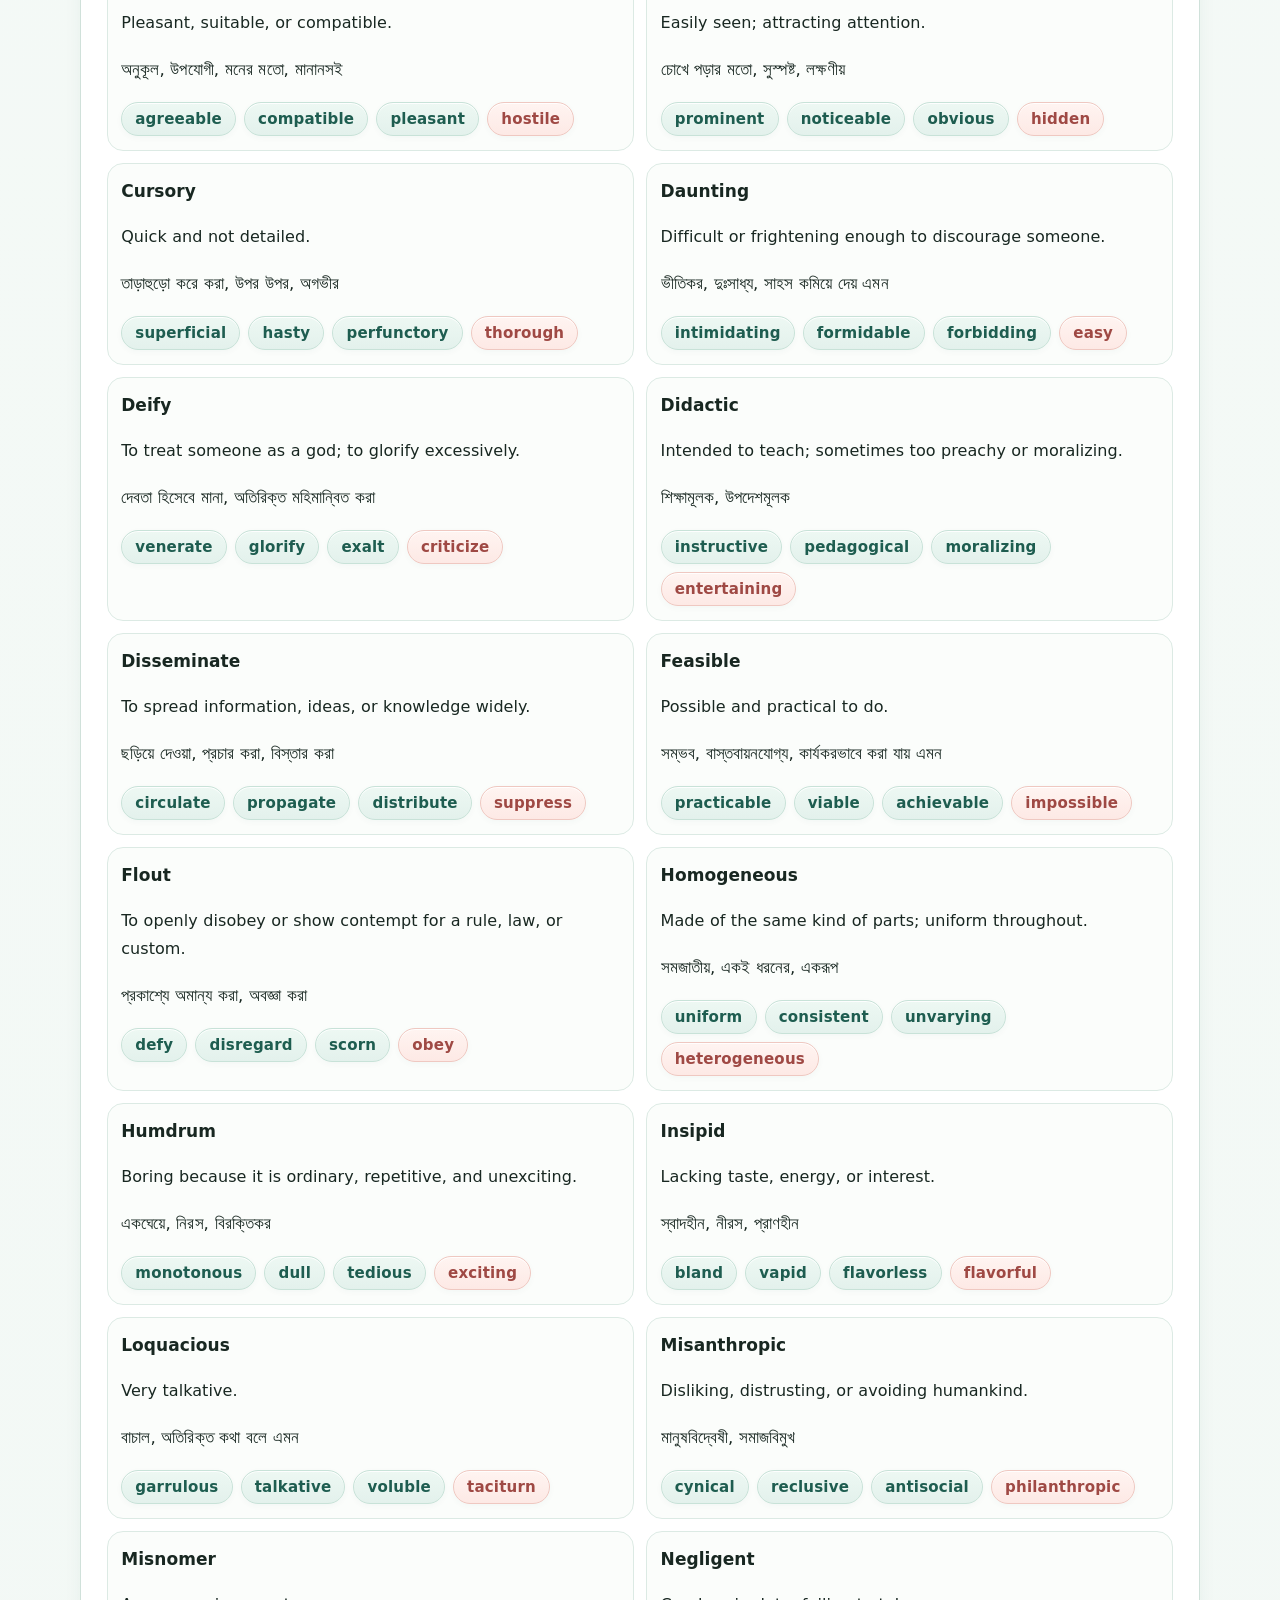
<file: group.html>
<!doctype html>
<html lang="en">
<head>
  <meta charset="utf-8" />
  <meta name="viewport" content="width=device-width, initial-scale=1" />
  <title>GRE Vocabulary Group</title>
  <link rel="stylesheet" href="style.css" />
</head>
<body data-page="group">
  <header class="group-hero">
    <div class="container">
      <a class="back-link" href="index.html">← Back to Home</a>
      <div class="group-hero-card">
        <div>
          <p class="eyebrow" id="groupEyebrow">Vocabulary Group</p>
          <h1 id="groupTitle">Loading group...</h1>
          <p class="hero-text" id="groupSubTitle"></p>
        </div>
        <div class="group-progress-card">
          <strong id="learnedCounter">0/30 learned</strong>
          <div class="progress-shell"><div id="groupProgressBar" class="progress-bar"></div></div>
          <p class="muted" id="miniScoreText">Mini exam not taken yet.</p>
        </div>
      </div>
    </div>
  </header>

  <main class="container main-space">
    <section id="notReadyMessage" class="card hidden"></section>

    <section id="groupControls" class="card toolbar hidden">
      <div>
        <h2>Study Controls</h2>
        <p class="muted">Search words, expand cards, and mark words as learned. Progress is saved locally.</p>
      </div>
      <div class="control-stack">
        <input id="wordSearch" class="search-input" type="search" placeholder="Search word, meaning, Bangla, synonym, antonym..." />
        <div class="action-row">
          <button class="btn secondary-btn" id="expandAllBtn" type="button">Expand All</button>
          <button class="btn secondary-btn" id="collapseAllBtn" type="button">Collapse All</button>
        </div>
      </div>
    </section>

    <nav id="wordNav" class="word-nav hidden" aria-label="Word navigation"></nav>
    <section id="wordCards" class="word-list"></section>

    <section id="revisionSection" class="card hidden"></section>
    <section id="mini-exam" class="card mini-exam-section hidden"></section>
    <section id="fullExamSection" class="card group-action-card hidden"></section>

    <section id="groupFooterNav" class="footer-nav hidden">
      <a class="btn secondary-btn" id="prevGroupBtn" href="#">Previous Group</a>
      <a class="btn primary-btn" id="nextGroupBtn" href="#">Next Group</a>
    </section>
  </main>

  <footer class="site-footer">
    <div class="container footer-inner">
      <p>Review deeply, then test yourself with the full EPort-style exam.</p>
      <a class="text-btn" href="index.html">Home</a>
    </div>
  </footer>

  <script src="data/groups-index.js"></script>
  <script src="data/group-01.js"></script>
  <script src="data/group-02.js"></script>
  <script src="data/group-03.js"></script>
  <script src="data/group-04.js"></script>
  <script src="data/group-05.js"></script>
  <script src="script.js"></script>
</body>
</html>
</file>
<file: style.css>
:root {
  --font-main: system-ui, -apple-system, BlinkMacSystemFont, "Segoe UI", Arial, "Noto Sans Bengali", sans-serif;
  --bg: #f3f8f6;
  --bg-soft: #eaf3ef;
  --surface: #ffffff;
  --surface-soft: #fbfdfc;
  --text: #14211d;
  --text-soft: #30443d;
  --muted: #64766f;
  --accent: #2f7d68;
  --accent-dark: #1f5f4f;
  --accent-soft: #dcefe9;
  --blue-soft: #e8f1f8;
  --cream-soft: #fff9ec;
  --border: #d7e5df;
  --border-strong: #bdd5cb;
  --success: #227a52;
  --success-soft: #e1f4ea;
  --danger: #b34a48;
  --danger-soft: #fdeceb;
  --warning: #9b6b14;
  --warning-soft: #fff6dd;
  --shadow-sm: 0 4px 14px rgba(31, 95, 79, 0.06);
  --shadow-md: 0 12px 34px rgba(31, 95, 79, 0.1);
  --radius-sm: 10px;
  --radius-md: 16px;
  --radius-lg: 22px;
}

* { box-sizing: border-box; }
html { scroll-behavior: smooth; }
body {
  margin: 0;
  font-family: var(--font-main);
  font-size: 17px;
  line-height: 1.75;
  color: var(--text);
  background:
    radial-gradient(circle at top left, rgba(47,125,104,.13), transparent 34rem),
    linear-gradient(180deg, #f7fbf9 0%, var(--bg) 42%, #eef6f2 100%);
  text-rendering: optimizeLegibility;
  -webkit-font-smoothing: antialiased;
}

h1,h2,h3,h4 { margin: 0 0 .55rem; color: var(--text); }
h1 { font-size: clamp(2rem, 5vw, 3.2rem); line-height: 1.15; font-weight: 850; letter-spacing: -0.045em; }
h2 { font-size: clamp(1.55rem, 3vw, 2.2rem); line-height: 1.25; font-weight: 820; letter-spacing: -0.025em; }
h3 { font-size: clamp(1.2rem, 2vw, 1.55rem); line-height: 1.35; font-weight: 780; }
h4 { font-size: 1.12rem; color: var(--accent-dark); font-weight: 800; }
p, li { font-size: 1rem; line-height: 1.75; }
a { color: var(--accent-dark); }

.container { width: min(1120px, calc(100% - 32px)); margin: 0 auto; }
.main-space { padding: 2rem 0 3rem; }
.hidden { display: none !important; }
.muted { color: var(--muted); margin: .25rem 0 0; }
.eyebrow { color: var(--accent-dark); font-weight: 800; letter-spacing: .08em; text-transform: uppercase; font-size: .82rem; margin: 0 0 .5rem; }

.hero, .group-hero { padding: clamp(2.2rem, 7vw, 5.5rem) 0 2rem; }
.hero-grid { display: grid; grid-template-columns: minmax(0, 1.35fr) minmax(280px, .65fr); gap: 1.4rem; align-items: center; }
.hero-text { color: var(--text-soft); max-width: 65ch; margin: .65rem 0 0; font-size: 1.05rem; }
.hero-actions, .action-row, .footer-nav { display: flex; gap: .75rem; flex-wrap: wrap; align-items: center; margin-top: 1.1rem; }
.hero-panel, .card, .group-card, .word-card, .exam-card, .result-card, .group-hero-card, .group-progress-card {
  background: rgba(255,255,255,.92);
  border: 1px solid var(--border);
  border-radius: var(--radius-lg);
  box-shadow: var(--shadow-sm);
  padding: clamp(1rem, 2vw, 1.6rem);
  backdrop-filter: blur(10px);
}
.card:hover, .group-card:hover, .word-card:hover { box-shadow: var(--shadow-md); transition: box-shadow .2s ease, transform .2s ease; }
.group-card:hover, .word-card:hover { transform: translateY(-1px); }

.stat-row { display: grid; grid-template-columns: 1fr 1fr; gap: .75rem; margin-top: .85rem; }
.stat { background: var(--surface-soft); border: 1px solid var(--border); border-radius: var(--radius-md); padding: .9rem; }
.stat span { display: block; font-size: 1.75rem; line-height: 1; font-weight: 850; color: var(--accent-dark); }
.stat.big span { font-size: 2.4rem; }
.stat small { color: var(--muted); font-weight: 700; }
.progress-shell { width: 100%; height: 11px; border-radius: 999px; background: var(--accent-soft); overflow: hidden; margin-top: 1rem; border: 1px solid var(--border); }
.progress-bar { height: 100%; width: 0%; border-radius: 999px; background: linear-gradient(90deg, var(--accent), var(--accent-dark)); transition: width .25s ease; }

.toolbar { display: grid; grid-template-columns: minmax(0,1fr) minmax(280px,.65fr); gap: 1rem; align-items: end; margin-bottom: 1.25rem; }
.search-label { font-weight: 800; color: var(--text-soft); display: block; margin-bottom: .35rem; }
.search-input, input[type="text"] {
  width: 100%; min-height: 48px; border: 1px solid var(--border-strong); border-radius: 14px; padding: .8rem 1rem;
  font: inherit; color: var(--text); background: var(--surface); outline: none; box-shadow: inset 0 1px 0 rgba(255,255,255,.7);
}
.search-input:focus, input[type="text"]:focus { border-color: var(--accent); box-shadow: 0 0 0 4px rgba(47,125,104,.13); }
.control-stack { display: grid; gap: .7rem; }

.group-grid { display: grid; grid-template-columns: repeat(3, minmax(0,1fr)); gap: 1rem; }
.group-card { display: flex; flex-direction: column; min-height: 250px; }
.group-card-head { display: flex; justify-content: space-between; gap: .8rem; align-items: start; }
.group-kicker { color: var(--accent-dark); font-weight: 850; }
.group-card h3 { margin-top: .35rem; }
.status-stack { display: grid; gap: .35rem; margin: .9rem 0 1rem; }
.status-pill { display: inline-flex; align-items: center; gap: .35rem; width: fit-content; padding: .26rem .58rem; border-radius: 999px; font-size: .86rem; font-weight: 800; border: 1px solid var(--border); background: var(--blue-soft); color: var(--text-soft); }
.status-pill.available { background: var(--success-soft); color: var(--success); border-color: #bce3ce; }
.status-pill.coming { background: var(--warning-soft); color: var(--warning); border-color: #efd8a4; }
.group-actions { margin-top: auto; display: flex; gap: .55rem; flex-wrap: wrap; }

.btn, .primary-btn, .secondary-btn {
  border: 0; min-height: 46px; border-radius: 14px; padding: .72rem 1rem; font: inherit; font-size: 1rem; font-weight: 800;
  text-decoration: none; display: inline-flex; align-items: center; justify-content: center; cursor: pointer; transition: transform .15s ease, box-shadow .15s ease, background .15s ease;
}
.primary-btn { background: var(--accent); color: #fff; box-shadow: 0 8px 18px rgba(47,125,104,.18); }
.primary-btn:hover { background: var(--accent-dark); transform: translateY(-1px); }
.secondary-btn { background: var(--accent-soft); color: var(--accent-dark); border: 1px solid var(--border-strong); }
.secondary-btn:hover { background: #cfe8df; transform: translateY(-1px); }
.disabled-btn, .btn:disabled { background: #e7eeeb; color: #82938c; cursor: not-allowed; box-shadow: none; }
.text-btn { border: 0; background: transparent; color: var(--accent-dark); font: inherit; font-weight: 800; cursor: pointer; text-decoration: underline; text-underline-offset: 3px; }

.site-footer { border-top: 1px solid var(--border); padding: 1.2rem 0; background: rgba(255,255,255,.55); }
.footer-inner { display: flex; justify-content: space-between; gap: 1rem; align-items: center; flex-wrap: wrap; }
.footer-inner p { margin: 0; color: var(--muted); }
.back-link { display: inline-flex; margin-bottom: 1rem; color: var(--accent-dark); font-weight: 800; text-decoration: none; }
.group-hero-card { display: grid; grid-template-columns: minmax(0,1fr) minmax(260px,.38fr); gap: 1rem; align-items: center; }
.group-progress-card strong { font-size: 1.2rem; color: var(--accent-dark); }

.word-nav { position: sticky; top: .5rem; z-index: 2; display: flex; gap: .45rem; overflow-x: auto; padding: .65rem; margin: 1rem 0; border: 1px solid var(--border); border-radius: var(--radius-lg); background: rgba(255,255,255,.88); box-shadow: var(--shadow-sm); }
.word-nav a { flex: 0 0 auto; text-decoration: none; color: var(--accent-dark); font-size: .9rem; font-weight: 800; background: var(--accent-soft); padding: .35rem .65rem; border-radius: 999px; }
.word-list { display: grid; gap: 1rem; }
.word-card { scroll-margin-top: 6rem; }
.word-card-header { display: grid; grid-template-columns: auto minmax(0,1fr) auto; gap: .8rem; align-items: start; }
.word-number { display: inline-flex; align-items: center; justify-content: center; min-width: 42px; height: 42px; border-radius: 999px; background: var(--accent-soft); color: var(--accent-dark); font-weight: 850; }
.word-title { font-size: clamp(1.45rem, 3vw, 2rem); font-weight: 850; color: var(--accent-dark); letter-spacing: -0.03em; margin: 0; }
.word-summary { color: var(--text-soft); margin: .25rem 0 0; }
.bangla, [lang="bn"] { font-family: "Noto Sans Bengali", system-ui, "Segoe UI", Arial, sans-serif; font-size: 1.04rem; line-height: 1.9; }
.part-of-speech { display: inline-flex; padding: .28rem .65rem; border-radius: 999px; background: var(--blue-soft); color: var(--text-soft); font-size: .92rem; font-weight: 750; margin-top: .25rem; }
.learn-row { display: flex; gap: .55rem; justify-content: flex-end; flex-wrap: wrap; }
.learn-btn { white-space: nowrap; }
.word-detail { display: none; margin-top: 1rem; border-top: 1px solid var(--border); padding-top: 1rem; }
.word-card.open .word-detail { display: block; }
.lesson-body h2, .lesson-body h3, .lesson-body h4 { color: var(--accent-dark); margin-top: 1.2rem; border-top: 1px solid var(--border); padding-top: 1rem; }
.lesson-body p { margin: .55rem 0; }
.lesson-body strong { font-weight: 850; }
.lesson-body hr { border: 0; border-top: 1px solid var(--border); margin: 1.2rem 0; }

.tag-row { display: flex; flex-wrap: wrap; gap: .5rem; margin-top: .55rem; }
.tag { display: inline-flex; align-items: center; padding: .38rem .7rem; border-radius: 999px; font-size: .94rem; font-weight: 750; line-height: 1.2; border: 1px solid var(--border); background: var(--accent-soft); color: var(--accent-dark); }
.tag.antonym { background: var(--danger-soft); color: var(--danger); border-color: #f4c4c1; }
.tag.basic { background: var(--blue-soft); color: #245f85; }

.example-list, .synonym-example-list, .lesson-body ol { counter-reset: example-counter; list-style: none; padding-left: 0; margin: .75rem 0 0; }
.example-list li, .synonym-example-list li, .lesson-body ol li {
  counter-increment: example-counter; position: relative; margin: .7rem 0; padding: .85rem 1rem .85rem 3rem; background: var(--surface-soft);
  border: 1px solid var(--border); border-radius: var(--radius-md); line-height: 1.75;
}
.example-list li::before, .synonym-example-list li::before, .lesson-body ol li::before {
  content: counter(example-counter); position: absolute; left: .9rem; top: .85rem; width: 1.45rem; height: 1.45rem; border-radius: 999px;
  background: var(--accent-soft); color: var(--accent-dark); font-size: .82rem; font-weight: 850; display: flex; align-items: center; justify-content: center;
}
.synonym-example-list li::before { background: var(--blue-soft); color: #245f85; }
.focus-word, .example-list strong.focus-word {
  font-weight: 900; color: var(--accent-dark); text-decoration-line: underline; text-decoration-thickness: 2px; text-underline-offset: 3px;
  background: linear-gradient(180deg, transparent 58%, rgba(47,125,104,.18) 58%); padding: 0 .06em; border-radius: 4px;
}
.synonym-focus, .synonym-example-list strong {
  font-weight: 900; color: #245f85; text-decoration-line: underline; text-decoration-thickness: 2px; text-underline-offset: 3px;
  background: linear-gradient(180deg, transparent 58%, rgba(82,145,190,.18) 58%); padding: 0 .06em; border-radius: 4px;
}
.memory-box, .common-mistake-box { border-radius: var(--radius-md); padding: 1rem; margin-top: 1rem; }
.memory-box { background: var(--success-soft); border: 1px solid #bce3ce; }
.common-mistake-box { background: var(--warning-soft); border: 1px solid var(--warning); }

.revision-grid { display: grid; grid-template-columns: repeat(2, minmax(0,1fr)); gap: .75rem; }
.revision-item { border: 1px solid var(--border); border-radius: var(--radius-md); padding: .85rem; background: var(--surface-soft); }
.mini-exam-section { scroll-margin-top: 2rem; }
.quiz-list { display: grid; gap: .9rem; margin-top: 1rem; }
.quiz-question { background: var(--surface-soft); border: 1px solid var(--border); border-radius: var(--radius-md); padding: 1rem; }
.quiz-question h4 { border: 0; padding: 0; margin: 0 0 .55rem; color: var(--text); }
.option-grid { display: grid; gap: .55rem; }
.option-btn { width: 100%; text-align: left; justify-content: flex-start; background: #fff; color: var(--text); border: 1px solid var(--border-strong); box-shadow: none; }
.option-btn:hover { background: var(--accent-soft); transform: none; }
.option-btn.selected { border-color: var(--accent); background: var(--accent-soft); color: var(--accent-dark); }
.result-line { border: 1px solid var(--border); border-radius: var(--radius-md); padding: .75rem; margin-top: .6rem; background: #fff; }
.result-line.correct { border-color: #bce3ce; background: var(--success-soft); }
.result-line.wrong { border-color: #f4c4c1; background: var(--danger-soft); }
.word-bucket { display: flex; flex-wrap: wrap; gap: .5rem; margin-top: .6rem; }

@media (max-width: 980px) {
  .hero-grid, .toolbar, .group-hero-card { grid-template-columns: 1fr; }
  .group-grid { grid-template-columns: repeat(2, minmax(0,1fr)); }
}
@media (max-width: 768px) {
  body { font-size: 16px; line-height: 1.7; }
  .container { width: min(100% - 20px, 1000px); }
  .hero, .group-hero { padding-top: 1.6rem; }
  .group-grid, .revision-grid { grid-template-columns: 1fr; }
  .word-card, .group-card, .exam-card, .card { padding: 1rem; border-radius: 16px; }
  .word-card-header { grid-template-columns: auto minmax(0,1fr); }
  .learn-row { grid-column: 1 / -1; justify-content: stretch; }
  .learn-row .btn { width: 100%; }
  .word-title { font-size: 1.45rem; }
  .example-list li, .synonym-example-list li, .lesson-body ol li { padding: .8rem .9rem .8rem 2.8rem; font-size: .98rem; }
  .tag { font-size: .9rem; padding: .35rem .62rem; }
  button, .btn, .primary-btn, .secondary-btn { width: 100%; min-height: 46px; font-size: 1rem; }
  .group-actions { display: grid; grid-template-columns: 1fr; }
  .footer-inner { align-items: flex-start; }
  .stat-row { grid-template-columns: 1fr; }
}

/* Premium study-view upgrade: cleaner expanded cards, softer text, labeled synonym rows */
.word-card {
  overflow: hidden;
  border-color: rgba(47, 125, 104, 0.18);
}
.word-card.open {
  border-color: rgba(47, 125, 104, 0.32);
  box-shadow: 0 18px 42px rgba(31, 95, 79, 0.12);
}
.word-card.open .word-card-header {
  padding-bottom: 1rem;
  border-bottom: 1px solid rgba(215, 229, 223, 0.9);
}
.word-detail {
  display: none;
  margin-top: 1.15rem;
  border-top: 0;
  padding: clamp(0.95rem, 2vw, 1.35rem);
  border-radius: 18px;
  background:
    linear-gradient(180deg, rgba(251, 253, 252, 0.98), rgba(244, 250, 247, 0.98)),
    radial-gradient(circle at top right, rgba(47,125,104,.08), transparent 18rem);
  border: 1px solid rgba(215, 229, 223, 0.9);
}
.word-card.open .word-detail { display: block; }
.lesson-body {
  display: grid;
  gap: 0.72rem;
}
.lesson-body p {
  margin: 0;
  color: var(--text-soft);
  max-width: 86ch;
}
.lesson-body strong {
  font-weight: 780;
  color: var(--text);
}
.info-line {
  display: grid;
  grid-template-columns: minmax(145px, 190px) minmax(0, 1fr);
  gap: 0.75rem 1rem;
  align-items: start;
  padding: 0.82rem 0.95rem;
  background: rgba(255, 255, 255, 0.88);
  border: 1px solid rgba(215, 229, 223, 0.95);
  border-left: 4px solid rgba(47, 125, 104, 0.34);
  border-radius: 14px;
  box-shadow: 0 3px 10px rgba(31, 95, 79, 0.035);
}
.info-label {
  color: var(--accent-dark);
  font-size: 0.88rem;
  font-weight: 850;
  letter-spacing: 0.02em;
  line-height: 1.45;
}
.info-label::after { content: ":"; }
.info-value {
  color: var(--text-soft);
  font-weight: 520;
  line-height: 1.75;
  overflow-wrap: anywhere;
}
.info-value em { color: var(--text); }
.info-value strong {
  color: var(--accent-dark);
  font-weight: 820;
}
.info-line-bangla {
  border-left-color: rgba(36, 95, 133, 0.42);
  background: rgba(248, 252, 255, 0.96);
}
.info-line-bangla .info-value {
  font-size: 1.05rem;
  line-height: 1.95;
  color: #223a35;
  font-weight: 560;
}
.lesson-body h3,
.lesson-body h4 {
  display: flex;
  align-items: center;
  gap: 0.65rem;
  margin: 1.15rem 0 0.1rem;
  padding: 0;
  border-top: 0;
  color: var(--text);
  font-size: clamp(1.12rem, 2vw, 1.35rem);
  letter-spacing: -0.015em;
}
.lesson-body h3::before,
.lesson-body h4::before {
  content: "";
  width: 0.45rem;
  height: 1.55rem;
  border-radius: 999px;
  background: linear-gradient(180deg, var(--accent), var(--accent-dark));
  flex: 0 0 auto;
}
.lesson-body hr {
  border: 0;
  height: 1px;
  margin: 0.75rem 0;
  background: linear-gradient(90deg, transparent, rgba(47,125,104,0.22), transparent);
}
.premium-tag-row {
  margin-top: 0.7rem;
  padding: 0.62rem 0.75rem;
  border-radius: 16px;
  background: rgba(220, 239, 233, 0.45);
  border: 1px solid rgba(215, 229, 223, 0.95);
}
.tag-label {
  display: inline-flex;
  align-items: center;
  min-height: 32px;
  color: var(--accent-dark);
  font-size: 0.91rem;
  font-weight: 900;
  letter-spacing: 0.01em;
  margin-right: 0.12rem;
}
.basic-label { color: #245f85; }
.antonym-label { color: var(--danger); }
.tag.gre {
  background: #e4f3ee;
  border-color: #c7e3da;
  color: #1e6555;
}
.detail-tag-section {
  display: grid;
  gap: 0.75rem;
  margin-top: 1.2rem;
  padding: 1rem;
  border-radius: 18px;
  background: rgba(255,255,255,0.72);
  border: 1px solid var(--border);
}
.detail-tag-group {
  display: grid;
  grid-template-columns: 145px minmax(0, 1fr);
  gap: 0.5rem 0.8rem;
  align-items: start;
}
.detail-tag-group .tag-row { margin-top: 0; }
.tag {
  box-shadow: inset 0 -1px 0 rgba(255,255,255,0.65);
}
.example-list,
.synonym-example-list,
.lesson-body ol {
  display: grid;
  gap: 0.68rem;
  margin-top: 0.55rem;
}
.example-list li,
.synonym-example-list li,
.lesson-body ol li {
  margin: 0;
  background: rgba(255,255,255,0.92);
  border-color: rgba(215, 229, 223, 0.95);
  box-shadow: 0 3px 12px rgba(31, 95, 79, 0.04);
  color: var(--text-soft);
}
.example-list li::before,
.synonym-example-list li::before,
.lesson-body ol li::before {
  top: 0.92rem;
  box-shadow: 0 2px 8px rgba(31, 95, 79, 0.08);
}
.focus-word,
.example-list strong.focus-word {
  font-weight: 900;
  color: var(--accent-dark);
  text-decoration-line: underline;
  text-decoration-color: rgba(47, 125, 104, 0.6);
  text-decoration-thickness: 1.8px;
  text-underline-offset: 4px;
  background: rgba(47,125,104,0.07);
  padding: 0 0.07em;
  border-radius: 5px;
}
.synonym-focus,
.synonym-example-list strong {
  font-weight: 900;
  color: #245f85;
  text-decoration-line: underline;
  text-decoration-color: rgba(36, 95, 133, 0.58);
  text-decoration-thickness: 1.8px;
  text-underline-offset: 4px;
  background: rgba(82,145,190,0.08);
  padding: 0 0.07em;
  border-radius: 5px;
}
.memory-box,
.common-mistake-box {
  position: relative;
  overflow: hidden;
  border-radius: 16px;
  padding: 1rem 1.1rem;
  line-height: 1.75;
}
.box-label {
  display: inline-flex;
  margin-bottom: 0.25rem;
  font-size: 0.86rem;
  font-weight: 900;
  letter-spacing: 0.04em;
  text-transform: uppercase;
  color: var(--accent-dark);
}
.memory-box { background: linear-gradient(180deg, #eff9f4, #e4f4ec); border: 1px solid #bce3ce; color: #19372d; }
.common-mistake-box { background: linear-gradient(180deg, #fffaf0, #fff3d3); border: 1px solid #ecd18a; color: #4e3710; }

@media (max-width: 768px) {
  .word-detail { padding: 0.85rem; border-radius: 16px; }
  .info-line {
    grid-template-columns: 1fr;
    gap: 0.3rem;
    padding: 0.78rem 0.82rem;
  }
  .info-label { font-size: 0.84rem; }
  .info-value { line-height: 1.68; }
  .info-line-bangla .info-value { font-size: 1.02rem; line-height: 1.85; }
  .detail-tag-section { padding: 0.8rem; }
  .detail-tag-group { grid-template-columns: 1fr; gap: 0.35rem; }
  .premium-tag-row { padding: 0.55rem 0.6rem; }
  .tag-label { width: 100%; min-height: auto; }
}

/* Update: keep GRE/basic/antonym tags before examples in expanded cards */
.detail-tag-section-top {
  margin: 1.2rem 0 1.35rem;
}
.detail-tag-section-top + .lesson-body {
  margin-top: 0.4rem;
}


/* Final comfort upgrade: softer study theme, more readable letters, and tiny scroll-up button */
:root {
  --bg: #f7fbf8;
  --bg-soft: #eef7f2;
  --surface: #ffffff;
  --surface-soft: #fbfdfb;
  --text: #182721;
  --text-soft: #2f463d;
  --muted: #6f827a;
  --accent: #3b806d;
  --accent-dark: #235f50;
  --accent-soft: #e4f2ed;
  --blue-soft: #edf5fa;
  --cream-soft: #fffaf0;
  --border: #dceae4;
  --border-strong: #c8ddd4;
  --success: #287957;
  --success-soft: #e8f6ee;
  --danger: #aa4d49;
  --danger-soft: #fff0ee;
  --warning: #8a6819;
  --warning-soft: #fff8e7;
  --shadow-sm: 0 6px 18px rgba(34, 86, 71, 0.055);
  --shadow-md: 0 16px 38px rgba(34, 86, 71, 0.095);
}

body {
  background:
    radial-gradient(circle at top left, rgba(107, 155, 136, 0.14), transparent 34rem),
    radial-gradient(circle at 92% 8%, rgba(210, 231, 222, 0.55), transparent 28rem),
    linear-gradient(180deg, #fbfefc 0%, var(--bg) 46%, #f2f8f5 100%);
  letter-spacing: 0.004em;
  word-spacing: 0.015em;
}

h1, h2, h3, h4,
.word-title {
  letter-spacing: -0.006em;
}

.hero-panel,
.card,
.group-card,
.word-card,
.exam-card,
.result-card,
.group-hero-card,
.group-progress-card {
  background: rgba(255, 255, 255, 0.95);
  border-color: rgba(206, 224, 216, 0.95);
}

.card:hover,
.group-card:hover,
.word-card:hover {
  transform: none;
}

.word-card {
  border-radius: 24px;
  background:
    linear-gradient(180deg, rgba(255,255,255,0.98), rgba(252,254,253,0.98));
}

.word-card.open {
  border-color: rgba(59, 128, 109, 0.30);
  box-shadow: 0 18px 44px rgba(34, 86, 71, 0.105);
}

.word-title {
  color: #205f50;
  font-weight: 820;
}

.word-summary,
.info-value,
.lesson-body p,
.example-list li,
.synonym-example-list li,
.lesson-body ol li {
  letter-spacing: 0.008em;
  word-spacing: 0.03em;
}

.word-detail {
  background:
    linear-gradient(180deg, rgba(253, 255, 254, 0.98), rgba(248, 252, 250, 0.98)),
    radial-gradient(circle at top right, rgba(130, 176, 158, 0.10), transparent 19rem);
  border-color: rgba(211, 229, 221, 0.96);
}

.info-line {
  background: rgba(255, 255, 255, 0.90);
  border-left-color: rgba(59, 128, 109, 0.30);
  box-shadow: 0 3px 12px rgba(34, 86, 71, 0.028);
}

.info-label {
  color: #245f50;
  font-weight: 820;
}

.info-value {
  color: #30463f;
  font-weight: 500;
  line-height: 1.82;
}

.info-line-bangla {
  background: rgba(249, 253, 255, 0.96);
  border-left-color: rgba(78, 132, 166, 0.34);
}

.lesson-body h3,
.lesson-body h4 {
  color: #20332d;
  font-weight: 780;
}

.detail-tag-section {
  background: rgba(255, 255, 255, 0.80);
  border-color: rgba(216, 232, 225, 0.98);
  box-shadow: 0 5px 18px rgba(34, 86, 71, 0.035);
}

.detail-tag-group {
  grid-template-columns: 155px minmax(0, 1fr);
}

.tag-label {
  color: #255f51;
  font-weight: 850;
  letter-spacing: 0.012em;
}

.tag {
  font-weight: 720;
  letter-spacing: 0.012em;
  padding: 0.44rem 0.82rem;
  background: #e8f3ef;
  border-color: #cfe5dd;
  color: #245f51;
}

.tag.gre {
  background: #e7f3ef;
  border-color: #c9e1d8;
  color: #245f51;
}

.tag.basic {
  background: #eef5fa;
  border-color: #d5e5ef;
  color: #285d82;
}

.tag.antonym {
  background: #fff1ef;
  color: #a84b47;
  border-color: #f1cbc7;
}

.example-list,
.synonym-example-list,
.lesson-body ol {
  gap: 0.76rem;
}

.example-list li,
.synonym-example-list li,
.lesson-body ol li {
  background: rgba(255, 255, 255, 0.94);
  border-color: rgba(216, 232, 225, 0.98);
  color: #314941;
  line-height: 1.82;
  padding-top: 0.95rem;
  padding-bottom: 0.95rem;
}

.focus-word,
.example-list strong.focus-word,
.synonym-focus,
.synonym-example-list strong {
  text-decoration-thickness: 1.5px;
  text-underline-offset: 4px;
  border-radius: 4px;
}

.focus-word,
.example-list strong.focus-word {
  color: #1f6655;
  background: rgba(59, 128, 109, 0.055);
  text-decoration-color: rgba(59, 128, 109, 0.46);
}

.synonym-focus,
.synonym-example-list strong {
  color: #286284;
  background: rgba(82, 145, 190, 0.055);
  text-decoration-color: rgba(70, 126, 164, 0.44);
}

.memory-box {
  background: linear-gradient(180deg, #f0faf5, #e8f6ee);
  border-color: #c5e5d4;
}

.common-mistake-box {
  background: linear-gradient(180deg, #fffbf1, #fff6df);
  border-color: #ead89f;
}

/* Tiny instant move-up button */
.scroll-top-btn {
  position: fixed;
  right: 18px;
  bottom: 18px;
  z-index: 50;
  width: 38px;
  height: 38px;
  min-height: 38px;
  border: 1px solid rgba(189, 213, 203, 0.95);
  border-radius: 999px;
  background: rgba(255, 255, 255, 0.90);
  color: var(--accent-dark);
  box-shadow: 0 10px 28px rgba(34, 86, 71, 0.13);
  display: inline-flex;
  align-items: center;
  justify-content: center;
  font-size: 1.05rem;
  font-weight: 900;
  line-height: 1;
  cursor: pointer;
  opacity: 0;
  pointer-events: none;
  transform: translateY(6px);
  transition: opacity 0.18s ease, transform 0.18s ease, background 0.18s ease;
  backdrop-filter: blur(10px);
}

.scroll-top-btn.visible {
  opacity: 0.92;
  pointer-events: auto;
  transform: translateY(0);
}

.scroll-top-btn:hover {
  background: var(--accent-soft);
  opacity: 1;
}

.scroll-top-btn:focus-visible {
  outline: 3px solid rgba(59, 128, 109, 0.25);
  outline-offset: 3px;
}

@media (max-width: 768px) {
  body {
    letter-spacing: 0.002em;
    word-spacing: 0.01em;
  }
  h1, h2, h3, h4, .word-title {
    letter-spacing: -0.002em;
  }
  .word-summary,
  .info-value,
  .lesson-body p,
  .example-list li,
  .synonym-example-list li,
  .lesson-body ol li {
    letter-spacing: 0.004em;
    word-spacing: 0.015em;
  }
  .detail-tag-group {
    grid-template-columns: 1fr;
  }
  .scroll-top-btn {
    right: 12px;
    bottom: 12px;
    width: 34px;
    height: 34px;
    min-height: 34px;
    font-size: 0.95rem;
  }
}


/* Focused word-start preview: core + root + simple explanation only; no Bangla preview */
.word-preview-stack {
  display: grid;
  gap: 0.42rem;
  margin-top: 0.78rem;
  max-width: 90ch;
}

.preview-line {
  display: grid;
  grid-template-columns: max-content minmax(0, 1fr);
  gap: 0.5rem;
  align-items: start;
  margin: 0;
  padding: 0.58rem 0.74rem;
  border: 1px solid rgba(207, 229, 221, 0.92);
  border-radius: 15px;
  background: rgba(255,255,255,0.72);
  box-shadow: 0 4px 12px rgba(34, 86, 71, 0.026);
}

.preview-line span {
  color: #245f50;
  font-weight: 850;
  white-space: nowrap;
}

.preview-line span::after {
  content: ":";
}

.preview-line b {
  min-width: 0;
  color: #314941;
  font-weight: 520;
  line-height: 1.65;
  overflow-wrap: anywhere;
}

.preview-root {
  background: linear-gradient(90deg, rgba(235, 248, 242, 0.86), rgba(255,255,255,0.72));
  border-color: rgba(195, 223, 211, 0.95);
}

.preview-simple {
  background: linear-gradient(90deg, rgba(239, 247, 251, 0.84), rgba(255,255,255,0.72));
  border-color: rgba(207, 224, 235, 0.95);
}

.preview-core {
  background: linear-gradient(90deg, rgba(255, 251, 238, 0.86), rgba(255,255,255,0.72));
  border-color: rgba(232, 219, 179, 0.86);
}

@media (max-width: 768px) {
  .word-preview-stack { gap: 0.38rem; margin-top: 0.65rem; }
  .preview-line {
    grid-template-columns: 1fr;
    gap: 0.18rem;
    padding: 0.64rem 0.72rem;
    border-radius: 14px;
  }
  .preview-line span { white-space: normal; }
  .preview-line b { line-height: 1.62; }
}

/* Premium expansion redesign: calmer colors, richer study cards, more artistic detail area */
:root {
  --ink: #1e332d;
  --ink-soft: #324d44;
  --sage: #5f8f7c;
  --sage-soft: #edf7f2;
  --mint-soft: #f4fbf7;
  --aqua-soft: #f1f8fb;
  --gold-soft: #fff9eb;
  --rose-soft: #fff3f0;
  --lavender-soft: #f5f3fb;
}

h1 { font-size: clamp(2rem, 4.4vw, 3rem); }
h2 { font-size: clamp(1.42rem, 2.7vw, 2rem); }

.word-title {
  color: #1f5d50;
  text-shadow: 0 1px 0 rgba(255,255,255,0.6);
}
.word-summary,
.preview-line b,
.info-value,
.lesson-body p,
.example-list li,
.synonym-example-list li,
.lesson-body ol li {
  color: var(--ink-soft);
}
.preview-line span,
.tag-label,
.info-label {
  color: #1e6254;
}

.word-detail {
  position: relative;
  padding: clamp(1.05rem, 2.4vw, 1.75rem);
  border-radius: 24px;
  background:
    radial-gradient(circle at 4% 0%, rgba(224, 244, 235, 0.84), transparent 17rem),
    radial-gradient(circle at 96% 4%, rgba(232, 244, 250, 0.86), transparent 18rem),
    linear-gradient(180deg, rgba(255,255,255,0.96), rgba(248,253,250,0.98));
  border: 1px solid rgba(194, 222, 211, 0.9);
  box-shadow: inset 0 1px 0 rgba(255,255,255,0.9), 0 16px 38px rgba(37, 96, 79, 0.075);
}
.word-detail::before {
  content: "";
  position: absolute;
  inset: 0;
  pointer-events: none;
  border-radius: 24px;
  background: linear-gradient(90deg, rgba(47,125,104,0.10), transparent 22%, transparent 78%, rgba(82,145,190,0.08));
  opacity: 0.9;
}
.word-detail > * { position: relative; z-index: 1; }

.tag-section-title,
.lesson-body-title {
  display: flex;
  align-items: baseline;
  justify-content: space-between;
  gap: 0.8rem;
  padding-bottom: 0.75rem;
  margin-bottom: 0.15rem;
  border-bottom: 1px solid rgba(202, 226, 217, 0.8);
}
.tag-section-title span,
.lesson-body-title span {
  display: inline-flex;
  align-items: center;
  gap: 0.5rem;
  color: #1e5d50;
  font-size: 1.06rem;
  font-weight: 900;
  letter-spacing: -0.006em;
}
.tag-section-title span::before,
.lesson-body-title span::before {
  content: "";
  width: 0.72rem;
  height: 0.72rem;
  border-radius: 999px;
  background: linear-gradient(135deg, #78b69f, #2f7d68);
  box-shadow: 0 0 0 5px rgba(47,125,104,0.10);
}
.tag-section-title small,
.lesson-body-title small {
  color: #70877e;
  font-size: 0.82rem;
  font-weight: 750;
}

.detail-tag-section {
  padding: 1.05rem;
  border-radius: 22px;
  background:
    linear-gradient(180deg, rgba(255,255,255,0.92), rgba(244,251,247,0.90));
  border: 1px solid rgba(195, 223, 211, 0.92);
  box-shadow: 0 10px 24px rgba(37, 96, 79, 0.055);
}
.detail-tag-group {
  padding: 0.2rem 0;
}
.detail-tag-group + .detail-tag-group {
  border-top: 1px dashed rgba(190, 214, 205, 0.8);
  padding-top: 0.75rem;
}
.tag {
  color: #1e5d50;
  background: linear-gradient(180deg, #edf8f3, #e3f1ec);
  border-color: #c8e2d8;
  box-shadow: inset 0 1px 0 rgba(255,255,255,0.9), 0 2px 6px rgba(37, 96, 79, 0.035);
}
.tag.gre {
  color: #1d6657;
  background: linear-gradient(180deg, #e8f6f1, #dcf0e8);
}
.tag.basic {
  color: #2a6282;
  background: linear-gradient(180deg, #eef7fc, #e5f0f7);
  border-color: #cfe2ed;
}
.tag.antonym {
  color: #9f4944;
  background: linear-gradient(180deg, #fff4f1, #fde9e5);
  border-color: #efc8c1;
}

.lesson-body {
  margin-top: 1.05rem;
  padding: 1.05rem;
  border-radius: 22px;
  background: rgba(255,255,255,0.58);
  border: 1px solid rgba(218, 233, 227, 0.72);
  box-shadow: inset 0 1px 0 rgba(255,255,255,0.75);
}

.info-line {
  position: relative;
  grid-template-columns: minmax(155px, 205px) minmax(0, 1fr);
  padding: 0.92rem 1rem;
  border: 1px solid rgba(208, 228, 220, 0.84);
  border-left: 0;
  border-radius: 18px;
  box-shadow: 0 6px 18px rgba(35, 95, 80, 0.04);
  overflow: hidden;
}
.info-line::before {
  content: "";
  position: absolute;
  left: 0;
  top: 0;
  bottom: 0;
  width: 5px;
  background: linear-gradient(180deg, rgba(75, 142, 119, 0.9), rgba(47, 125, 104, 0.45));
}
.info-label {
  display: inline-flex;
  width: fit-content;
  align-items: center;
  padding: 0.26rem 0.62rem;
  border-radius: 999px;
  background: rgba(255,255,255,0.72);
  border: 1px solid rgba(204, 224, 216, 0.92);
  font-size: 0.84rem;
  letter-spacing: 0.018em;
  box-shadow: inset 0 1px 0 rgba(255,255,255,0.78);
}
.info-value {
  font-size: 1.01rem;
  font-weight: 510;
  line-height: 1.76;
}

.info-pronunciation { background: linear-gradient(90deg, #f6fbf8, #ffffff); }
.info-pos { background: linear-gradient(90deg, #f1f8fb, #ffffff); }
.info-core { background: linear-gradient(90deg, #fffaf0, #ffffff); border-color: rgba(230, 211, 160, 0.72); }
.info-core::before { background: linear-gradient(180deg, #d9ab48, rgba(217,171,72,0.42)); }
.info-root { background: linear-gradient(90deg, #edf8f3, #ffffff); }
.info-root::before { background: linear-gradient(180deg, #3b9478, rgba(59,148,120,0.38)); }
.info-simple { background: linear-gradient(90deg, #eef7fc, #ffffff); }
.info-simple::before { background: linear-gradient(180deg, #5f9fc4, rgba(95,159,196,0.38)); }
.info-hook { background: linear-gradient(90deg, #f5f3fb, #ffffff); }
.info-hook::before { background: linear-gradient(180deg, #8278bd, rgba(130,120,189,0.40)); }
.info-usage { background: linear-gradient(90deg, #f5fbf6, #ffffff); }
.info-confusing { background: linear-gradient(90deg, #fff8ee, #ffffff); }
.info-confusing::before { background: linear-gradient(180deg, #d58a45, rgba(213,138,69,0.38)); }
.info-bangla { background: linear-gradient(90deg, #f6fbfd, #ffffff); }
.info-bangla::before { background: linear-gradient(180deg, #629dbd, rgba(98,157,189,0.38)); }

.lesson-body h3,
.lesson-body h4 {
  margin-top: 1.2rem;
  margin-bottom: 0.15rem;
  padding: 0.72rem 0.92rem;
  border-radius: 16px;
  background: linear-gradient(90deg, rgba(232,246,240,0.95), rgba(255,255,255,0.72));
  border: 1px solid rgba(203, 226, 217, 0.86);
  color: #1f463d;
  box-shadow: inset 0 1px 0 rgba(255,255,255,0.76);
}
.lesson-body h3::before,
.lesson-body h4::before {
  width: 0.58rem;
  height: 0.58rem;
  border-radius: 999px;
  background: linear-gradient(135deg, #74af9a, #2f7d68);
  box-shadow: 0 0 0 5px rgba(47,125,104,0.09);
}

.example-list li,
.synonym-example-list li,
.lesson-body ol li {
  border-radius: 17px;
  background: linear-gradient(180deg, rgba(255,255,255,0.96), rgba(250,253,251,0.94));
  border-color: rgba(207, 228, 220, 0.92);
  box-shadow: 0 6px 18px rgba(37, 96, 79, 0.048);
}
.example-list li::before,
.synonym-example-list li::before,
.lesson-body ol li::before {
  background: linear-gradient(135deg, #e7f5ef, #cfe8de);
  color: #245f51;
  border: 1px solid rgba(184, 214, 203, 0.9);
}
.synonym-example-list li::before {
  background: linear-gradient(135deg, #e8f3fb, #d4e7f4);
  color: #2a6282;
}
.focus-word,
.example-list strong.focus-word {
  color: #1c5f51;
  background: linear-gradient(180deg, transparent 56%, rgba(119, 185, 157, 0.20) 56%);
  text-decoration-color: rgba(31, 95, 80, 0.46);
}
.synonym-focus,
.synonym-example-list strong {
  color: #255f83;
  background: linear-gradient(180deg, transparent 56%, rgba(109, 164, 199, 0.19) 56%);
  text-decoration-color: rgba(37, 95, 131, 0.42);
}
.memory-box {
  border-radius: 18px;
  background: linear-gradient(135deg, #f0faf5, #e4f5ec 58%, #f8fdfb);
  border-color: #bfe1d0;
  box-shadow: 0 8px 20px rgba(38, 111, 79, 0.06);
}
.common-mistake-box {
  border-radius: 18px;
  background: linear-gradient(135deg, #fffaf0, #fff3d4 58%, #fffdf8);
  border-color: #e6d294;
  box-shadow: 0 8px 20px rgba(137, 97, 20, 0.06);
}
.box-label {
  color: #235f50;
}

@media (max-width: 768px) {
  h1 { font-size: clamp(1.86rem, 9vw, 2.55rem); }
  .word-detail { padding: 0.85rem; border-radius: 18px; }
  .detail-tag-section,
  .lesson-body { padding: 0.82rem; border-radius: 18px; }
  .tag-section-title,
  .lesson-body-title {
    align-items: flex-start;
    flex-direction: column;
    gap: 0.22rem;
  }
  .info-line {
    grid-template-columns: 1fr;
    padding: 0.84rem 0.86rem 0.86rem 0.92rem;
    border-radius: 16px;
  }
  .info-label { font-size: 0.82rem; }
  .info-value { font-size: 0.99rem; line-height: 1.68; }
}
</file>
